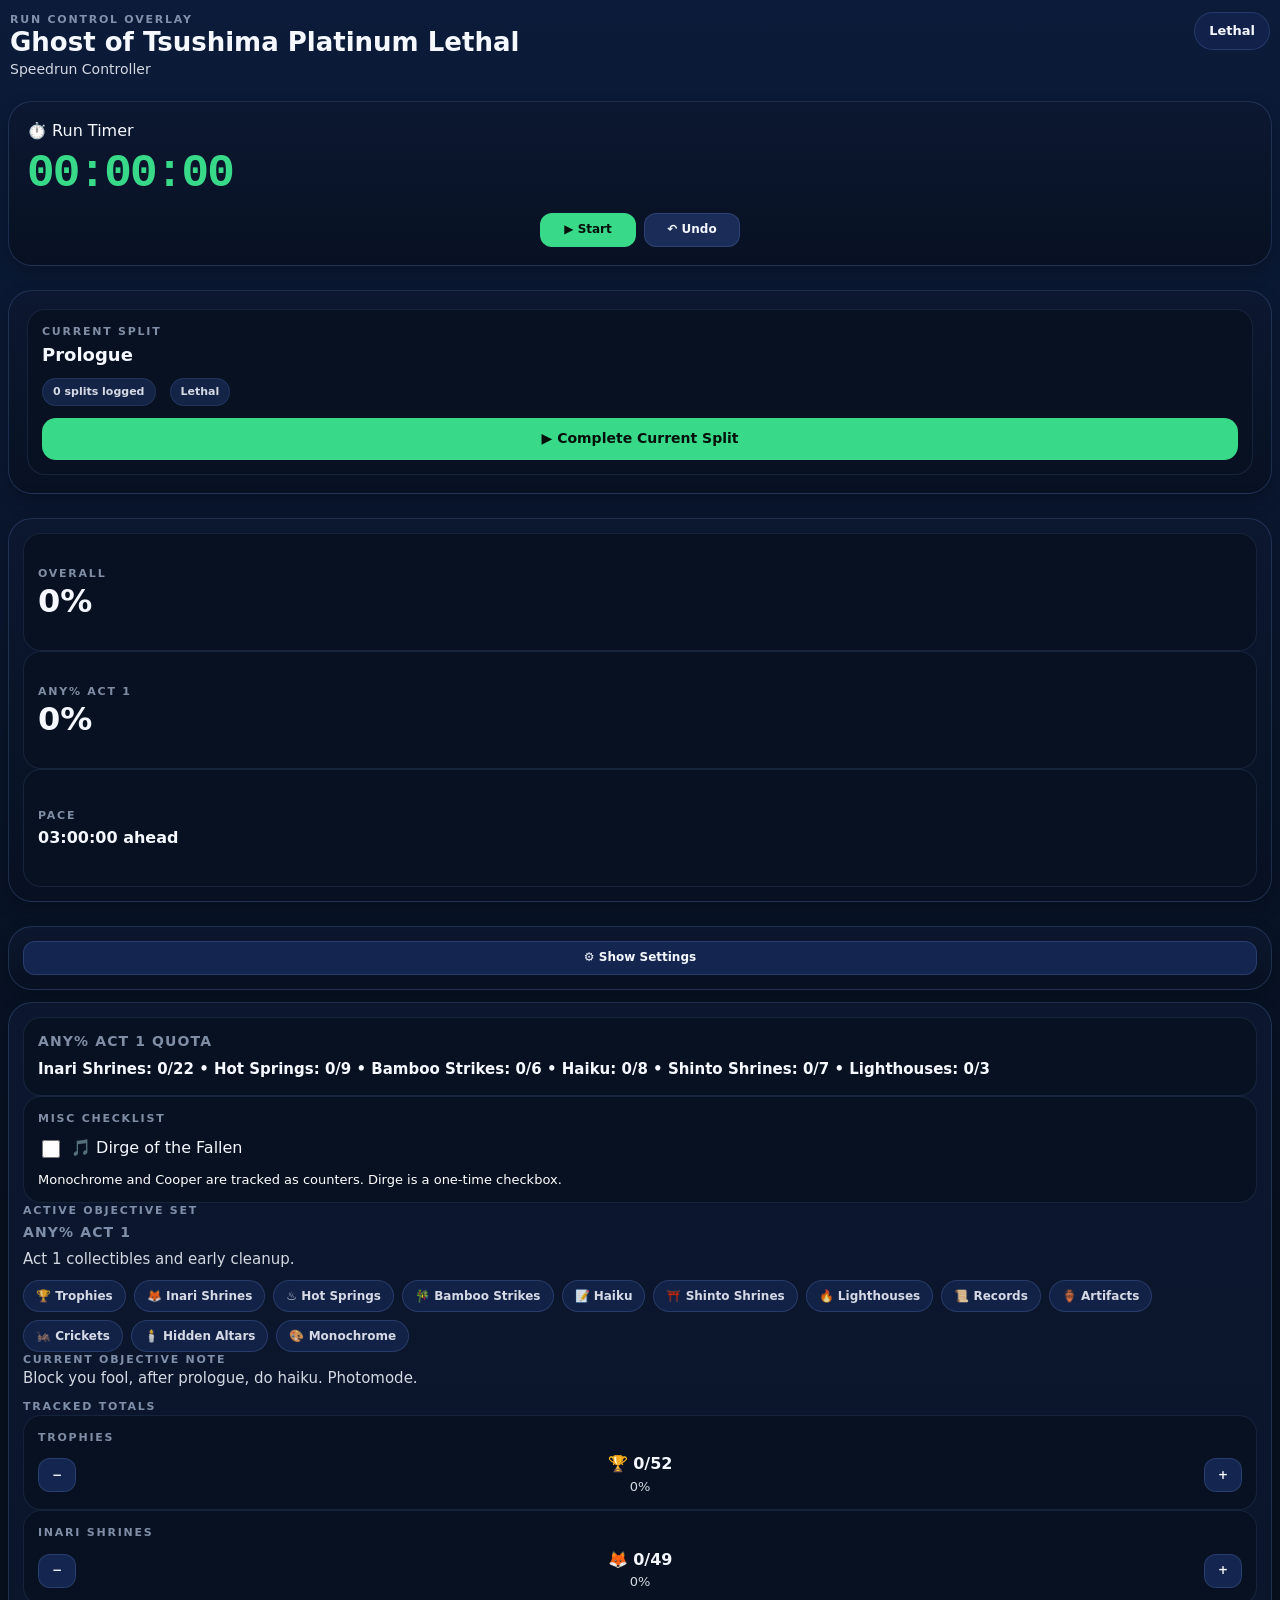
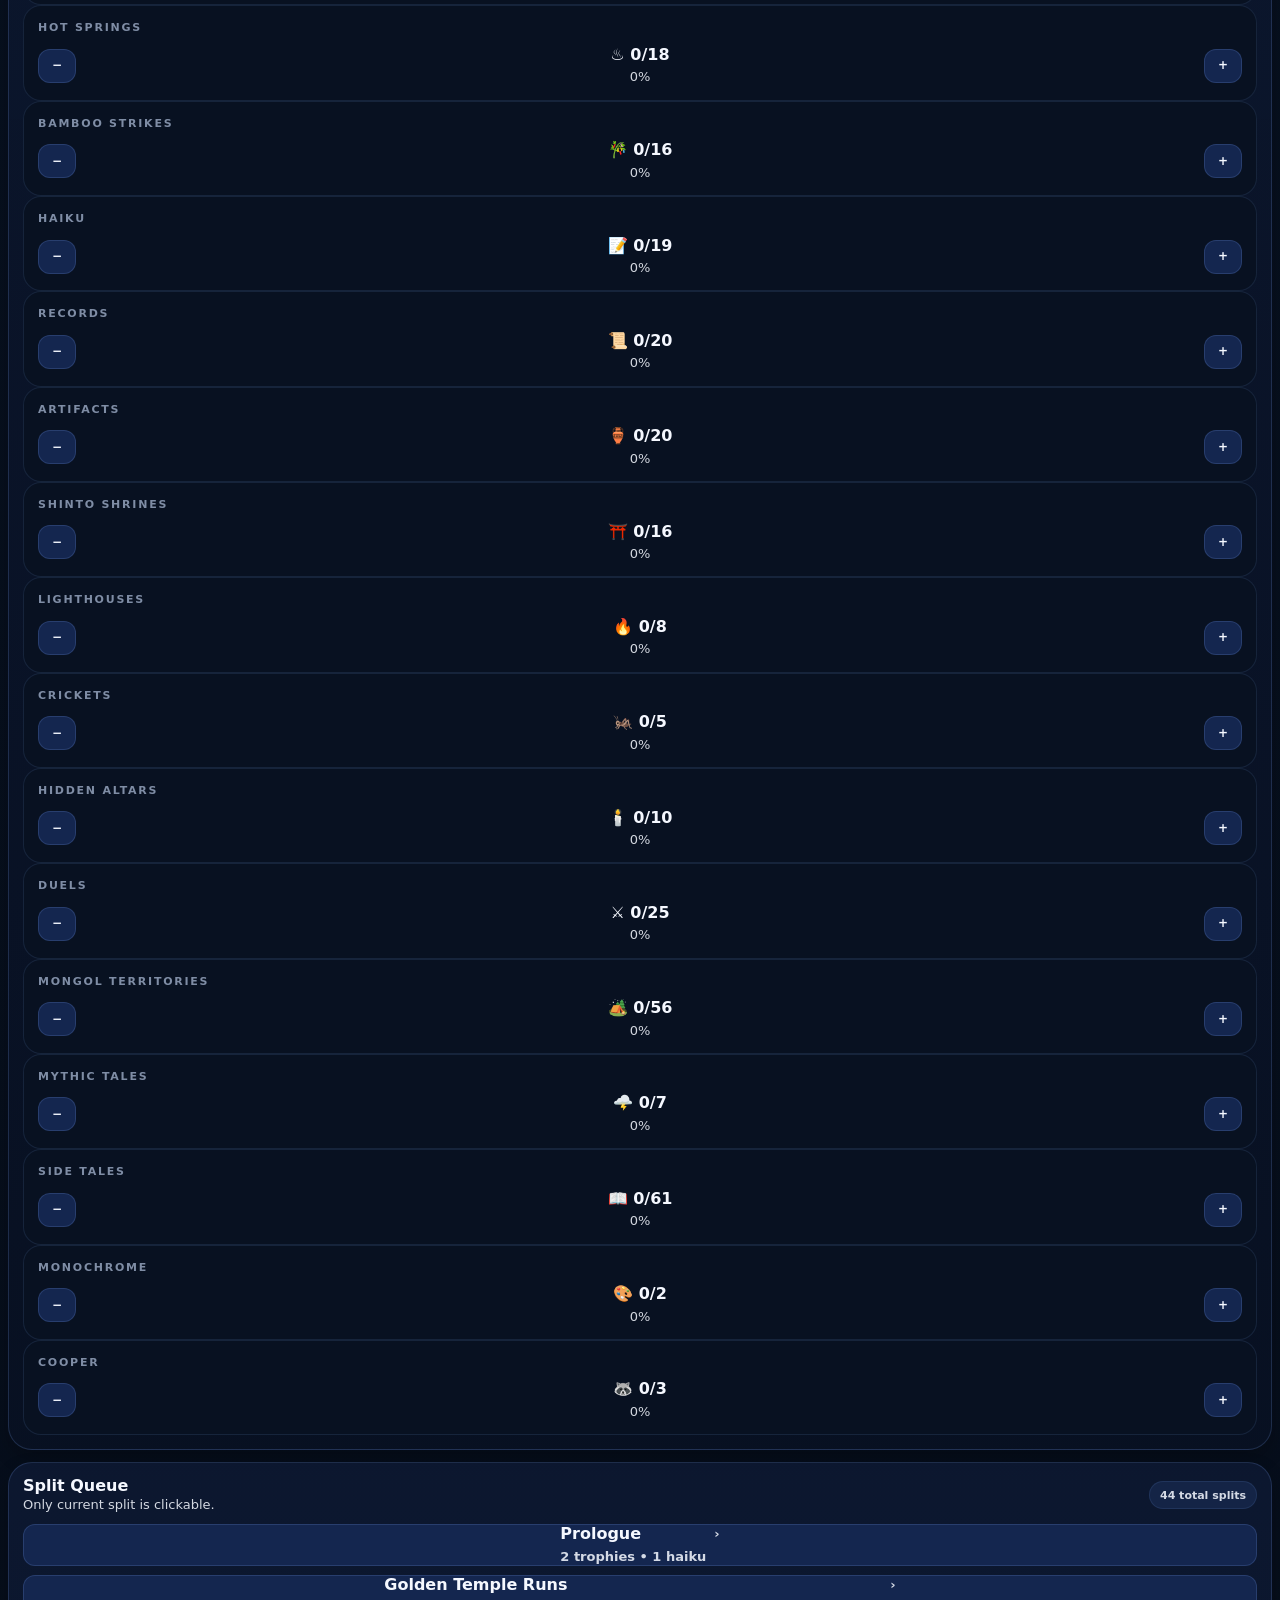
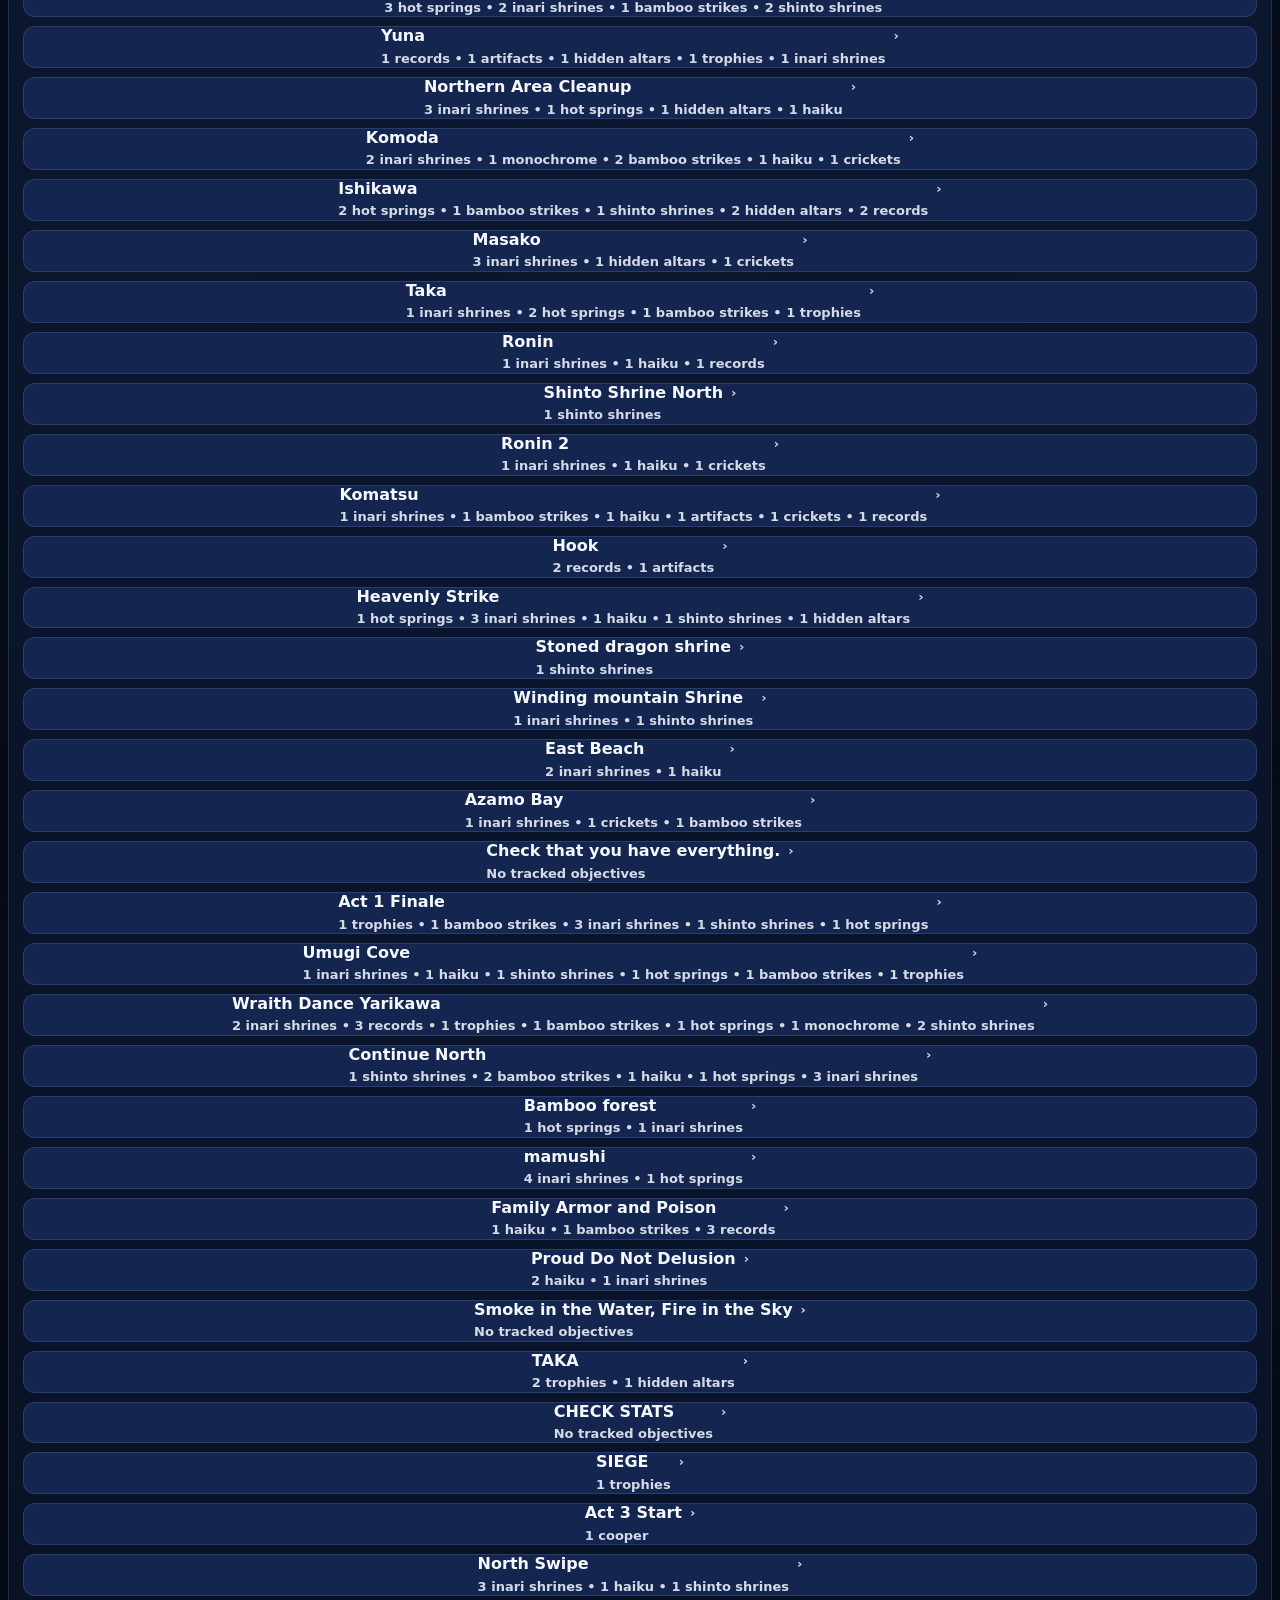
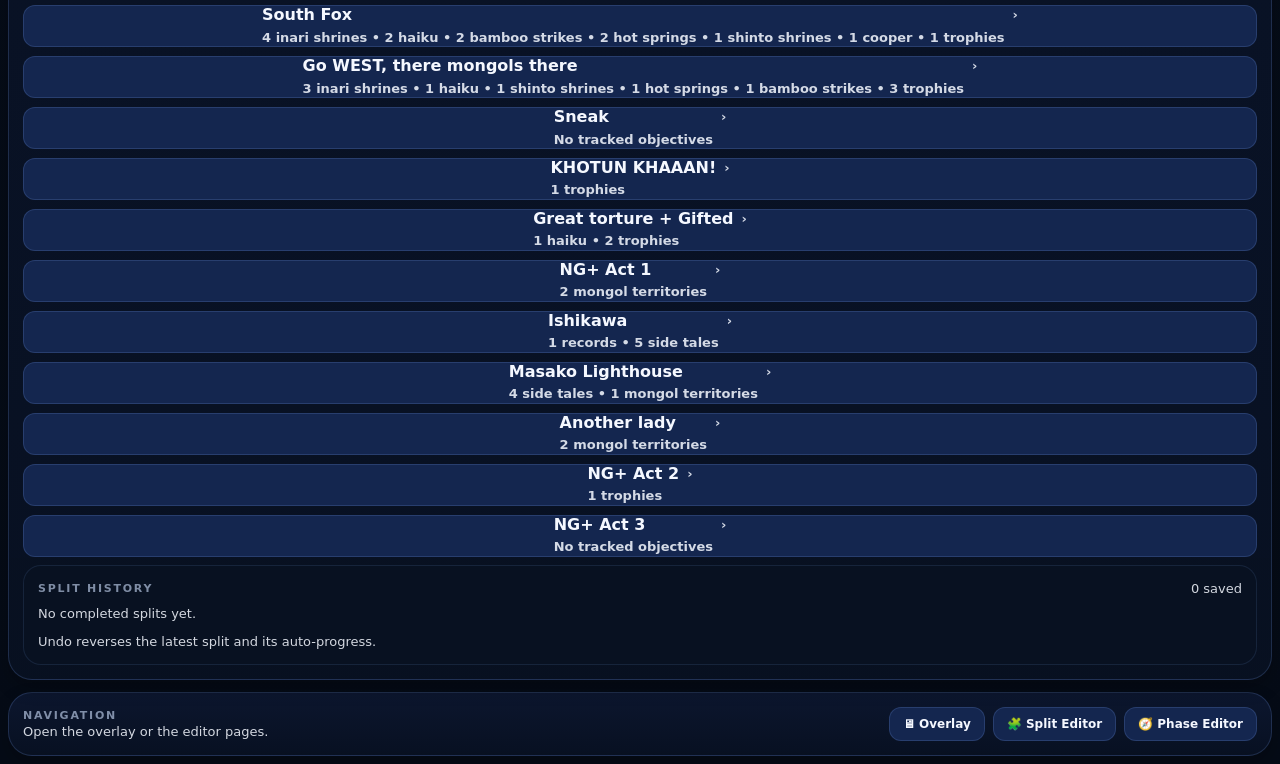
<file: index.html>
<!DOCTYPE html>
<html lang="en">
<head>
  <meta charset="UTF-8" />
  <meta name="viewport" content="width=device-width, initial-scale=1.0" />
  <title>Ghost of Tsushima Controller</title>
  <link rel="stylesheet" href="./styles/base.css" />
  <link rel="stylesheet" href="./styles/layout.css" />
  <link rel="stylesheet" href="./styles/components.css" />
  <link rel="stylesheet" href="./styles/controller.css" />
</head>
<body>
  <div class="app">
    <div class="top">
      <div>
        <div class="eyebrow">Run Control Overlay</div>
        <div id="runTitle" class="title">Ghost of Tsushima Platinum Lethal</div>
        <div class="subtitle">Speedrun Controller</div>
      </div>

      <div id="difficultyBadge" class="badge lethal">Lethal</div>
    </div>

    <div class="layout">
      <div class="stack">
        <div class="panel" id="timerCard">
          <div class="timerBox">
            <div class="timerLabel">⏱️ Run Timer</div>
            <div id="timer" class="timer">00:00:00</div>

            <div class="row" style="justify-content:center;margin-top:12px;gap:8px;">
              <button id="startPauseBtn" class="btn primary">▶ Start</button>
              <button id="undoBtn" class="btn">↶ Undo</button>
            </div>
          </div>
        </div>

        <div class="panel" id="currentSplitCard">
          <div class="card">
            <div class="eyebrow">Current Split</div>
            <div id="currentSplitLabel" class="mid" style="margin-top:6px">No split</div>

            <div class="row" style="margin-top:8px;gap:8px;">
              <div id="historyCount" class="pill">0 splits logged</div>
              <div id="modePill" class="pill">Lethal</div>
            </div>

            <button id="advanceCurrentBtn" class="btn primary full" style="margin-top:12px">
              ▶ Complete Current Split
            </button>
          </div>
        </div>

        <div class="panel">
          <div class="compact">
            <div class="card statCard" id="overallCard">
              <div class="eyebrow">Overall</div>
              <div id="overallPercent" class="big">0%</div>
              <div class="bar">
                <span id="overallBar" style="width:0%"></span>
              </div>
            </div>

            <div class="card statCard" id="phaseProgressCard">
              <div class="eyebrow" id="actQuotaLabel">Act 1</div>
              <div id="act1SummaryValue" class="big">0%</div>
              <div class="bar">
                <span id="act1SummaryBar" style="width:0%;background:var(--blue)"></span>
              </div>
            </div>

            <div class="card statCard" id="paceCard">
              <div class="eyebrow">Pace</div>
              <div id="pacePill" class="mid" style="margin-top:6px">On fresh air</div>
            </div>
          </div>
        </div>

        <div class="panel">
          <button id="settingsToggle" class="btn full">⚙ Show Settings</button>

          <div id="settingsPanel" class="settings" hidden>
            <div class="eyebrow" style="margin-bottom:10px">Run Data</div>

            <div class="row" style="flex-wrap:wrap;gap:8px;">
              <button id="exportTimesBtn" class="btn">⬇ Times</button>

              <label class="btn">
                ⬆ Times
                <input id="importTimesInput" type="file" accept="application/json" hidden />
              </label>

              <label class="btn">
                ⬆ Splits
                <input id="importSplitsInput" type="file" accept="application/json" hidden />
              </label>

              <button id="resetBtn" class="btn danger">↺ Reset</button>
            </div>

            <div class="card" style="margin-top:14px;">
              <div class="eyebrow">Practice Timer Start</div>
              <div class="subtitle" style="margin-top:6px;">
                Set a custom elapsed time for practice or testing. Format: HH:MM:SS
              </div>

              <div class="row" style="margin-top:12px;gap:8px;flex-wrap:wrap;">
                <input
                  id="practiceStartTimeInput"
                  type="text"
                  inputmode="numeric"
                  placeholder="07:00:00"
                  value="00:00:00"
                  style="max-width:180px;"
                />
                <button id="setStartTimeBtn" class="btn">Set Time</button>
                <button id="resetStartTimeBtn" class="btn">Reset to 00:00:00</button>
              </div>
            </div>

            <div class="debugDock" style="margin-top:14px;">
              <div class="eyebrow" style="margin-bottom:10px">Debug</div>

              <div class="row" style="flex-wrap:wrap;gap:8px;">
                <button id="debugToggle" class="btn">🐞 Show Debug</button>
                <button id="debugClear" class="btn">Clear Logs</button>
                <button id="debugCopy" class="btn">Copy Snapshot</button>
              </div>

              <div id="debugPanel" class="debugPanel" hidden>
                <div class="debugSection">
                  <div class="eyebrow">Status</div>
                  <div id="debugStatus"></div>
                </div>

                <div class="debugSection">
                  <div class="eyebrow">Logs</div>
                  <div id="debugBody" class="debugBody"></div>
                </div>
              </div>
            </div>
          </div>
        </div>
      </div>

      <div class="stack">
        <div class="goalsQueue">
          <div class="panel">
            <div class="mainTop">
              <div class="card">
                <div class="eyebrow" id="act1QuotaTitle">Act 1 Quota</div>
                <div id="act1QuotaText" class="mid quotaInline" style="margin-top:8px">
                  No quota targets for this phase
                </div>
              </div>

              <div class="card">
                <div class="eyebrow">Misc Checklist</div>

                <label class="row" style="margin-top:10px;justify-content:flex-start;gap:8px;cursor:pointer;">
                  <input id="dirgeCheckbox" type="checkbox" />
                  <span>🎵 Dirge of the Fallen</span>
                </label>

                <div class="subtitle" style="margin-top:10px;color:white;">
                  Monochrome and Cooper are tracked as counters. Dirge is a one-time checkbox.
                </div>
              </div>
            </div>

            <div class="phaseBox">
              <div class="eyebrow">Active Objective Set</div>
              <div id="activePhaseName" class="mid" style="margin-top:6px">Legacy All</div>
              <div id="activePhaseNote" class="objectiveText">No phase note.</div>
              <div id="visibleObjectives" class="visibleList"></div>
            </div>

            <div class="objectiveNote">
              <div class="eyebrow">Current Objective Note</div>
              <div id="currentObjectiveText" class="objectiveText">No note for this split yet.</div>
            </div>

            <div class="eyebrow" style="margin-top:10px">Tracked Totals</div>
            <div id="progressGrid" class="progressGrid"></div>
          </div>

          <div class="panel">
            <div class="row between" style="margin-bottom:10px;">
              <div>
                <div class="mid">Split Queue</div>
                <div class="subtitle">Only current split is clickable.</div>
              </div>

              <div id="queuePill" class="pill">0 total splits</div>
            </div>

            <div class="queueWrap">
              <div id="splitButtons" class="splitList"></div>

              <div class="card">
                <div class="row between">
                  <div class="eyebrow">Split History</div>
                  <div id="historySaved" class="subtitle">0 saved</div>
                </div>

                <div id="historyList" class="history" style="margin-top:8px"></div>

                <div class="subtitle" style="margin-top:10px;">
                  Undo reverses the latest split and its auto-progress.
                </div>
              </div>
            </div>
          </div>
        </div>
      </div>
    </div>

    <footer class="panel" style="margin-top:12px;">
      <div class="row between" style="gap:12px;flex-wrap:wrap;">
        <div>
          <div class="eyebrow">Navigation</div>
          <div class="subtitle">Open the overlay or the editor pages.</div>
        </div>

        <div class="row" style="gap:8px;flex-wrap:wrap;">
          <a href="./overlay.html" class="btn">🖥 Overlay</a>
          <a href="./splits.html" class="btn">🧩 Split Editor</a>
          <a href="./phases.html" class="btn">🧭 Phase Editor</a>
        </div>
      </div>
    </footer>
  </div>

  <script type="module" src="./controller.js"></script>
</body>
</html>
</file>
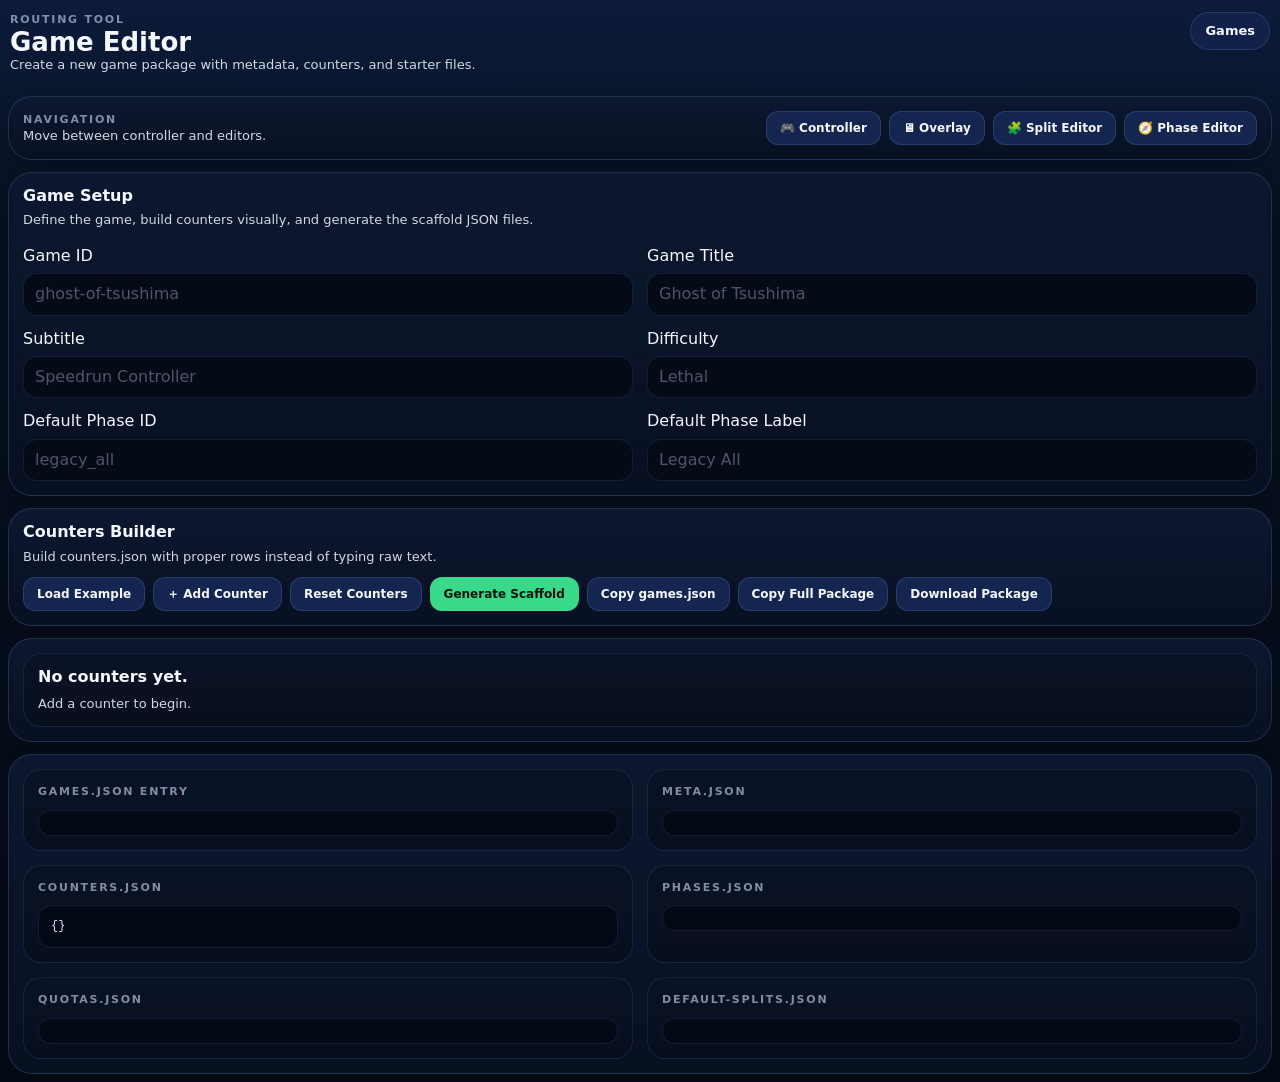
<file: game-editor.html>
<!DOCTYPE html>
<html lang="en">
<head>
  <meta charset="UTF-8" />
  <meta name="viewport" content="width=device-width, initial-scale=1.0" />
  <title>Game Editor</title>
  <link rel="stylesheet" href="./styles.css" />
</head>
<body>
  <div class="app">
    <div class="top">
      <div>
        <div class="eyebrow">Routing Tool</div>
        <div class="title">Game Editor</div>
        <div class="subtitle">Create a new game package with metadata, counters, and starter files.</div>
      </div>
      <div class="badge">Games</div>
    </div>

    <div class="panel">
      <div class="row between" style="gap:12px;flex-wrap:wrap">
        <div>
          <div class="eyebrow">Navigation</div>
          <div class="subtitle">Move between controller and editors.</div>
        </div>

        <div class="row" style="gap:8px;flex-wrap:wrap">
          <a href="./index.html" class="btn">🎮 Controller</a>
          <a href="./overlay.html" class="btn">🖥 Overlay</a>
          <a href="./splits.html" class="btn">🧩 Split Editor</a>
          <a href="./phases.html" class="btn">🧭 Phase Editor</a>
        </div>
      </div>
    </div>

    <div class="panel">
      <div class="mid">Game Setup</div>
      <div class="subtitle" style="margin-top:6px">
        Define the game, build counters visually, and generate the scaffold JSON files.
      </div>

      <div class="fields" style="margin-top:16px">
        <label class="field">
          <span>Game ID</span>
          <input id="gameIdInput" type="text" placeholder="ghost-of-tsushima" />
        </label>

        <label class="field">
          <span>Game Title</span>
          <input id="gameTitleInput" type="text" placeholder="Ghost of Tsushima" />
        </label>

        <label class="field">
          <span>Subtitle</span>
          <input id="gameSubtitleInput" type="text" placeholder="Speedrun Controller" />
        </label>

        <label class="field">
          <span>Difficulty</span>
          <input id="gameDifficultyInput" type="text" placeholder="Lethal" />
        </label>

        <label class="field">
          <span>Default Phase ID</span>
          <input id="defaultPhaseIdInput" type="text" placeholder="legacy_all" />
        </label>

        <label class="field">
          <span>Default Phase Label</span>
          <input id="defaultPhaseLabelInput" type="text" placeholder="Legacy All" />
        </label>
      </div>
    </div>

    <div class="panel">
      <div class="row between" style="gap:12px;flex-wrap:wrap">
        <div>
          <div class="mid">Counters Builder</div>
          <div class="subtitle" style="margin-top:6px">
            Build counters.json with proper rows instead of typing raw text.
          </div>
        </div>

        <div class="row" style="gap:8px;flex-wrap:wrap">
          <button id="loadExampleBtn" class="btn">Load Example</button>
          <button id="addCounterBtn" class="btn">＋ Add Counter</button>
          <button id="resetCountersBtn" class="btn">Reset Counters</button>
          <button id="generateBtn" class="btn primary">Generate Scaffold</button>
          <button id="copyGamesBtn" class="btn">Copy games.json</button>
          <button id="copyPackageBtn" class="btn">Copy Full Package</button>
          <button id="downloadPackageBtn" class="btn">Download Package</button>
        </div>
      </div>
    </div>

    <div class="panel">
      <div id="counterBuilderGrid" class="editorGrid"></div>
    </div>

    <div class="panel">
      <div class="editorGrid" style="grid-template-columns: 1fr 1fr;">
        <div class="editorCard">
          <div class="eyebrow">games.json Entry</div>
          <pre id="gamesJsonOutput" class="codeBlock" style="white-space:pre-wrap;overflow:auto;margin-top:10px;"></pre>
        </div>

        <div class="editorCard">
          <div class="eyebrow">meta.json</div>
          <pre id="metaJsonOutput" class="codeBlock" style="white-space:pre-wrap;overflow:auto;margin-top:10px;"></pre>
        </div>

        <div class="editorCard">
          <div class="eyebrow">counters.json</div>
          <pre id="countersJsonOutput" class="codeBlock" style="white-space:pre-wrap;overflow:auto;margin-top:10px;"></pre>
        </div>

        <div class="editorCard">
          <div class="eyebrow">phases.json</div>
          <pre id="phasesJsonOutput" class="codeBlock" style="white-space:pre-wrap;overflow:auto;margin-top:10px;"></pre>
        </div>

        <div class="editorCard">
          <div class="eyebrow">quotas.json</div>
          <pre id="quotasJsonOutput" class="codeBlock" style="white-space:pre-wrap;overflow:auto;margin-top:10px;"></pre>
        </div>

        <div class="editorCard">
          <div class="eyebrow">default-splits.json</div>
          <pre id="splitsJsonOutput" class="codeBlock" style="white-space:pre-wrap;overflow:auto;margin-top:10px;"></pre>
        </div>
      </div>
    </div>
  </div>

  <script type="module" src="./js/game-editor.js"></script>
</body>
</html>
</file>
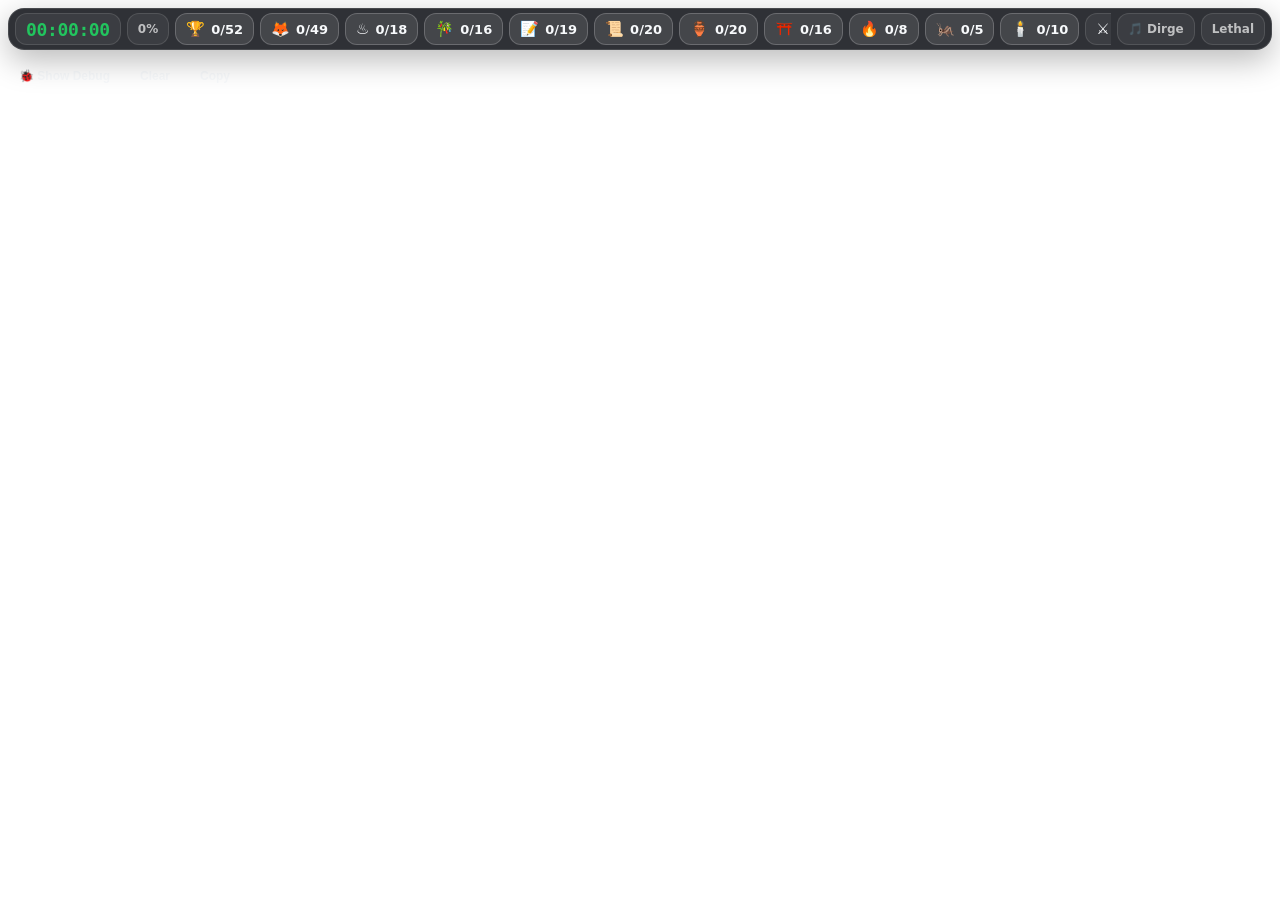
<file: overlay.html>
<!DOCTYPE html>
<html lang="en">
<head>
  <meta charset="UTF-8" />
  <meta name="viewport" content="width=device-width, initial-scale=1.0" />
  <title>Overlay</title>
  <link rel="stylesheet" href="./overlay.css" />
</head>
<body>
  <div class="overlayShell">

    <!-- MAIN BAR -->
    <div class="overlayBar">

      <!-- TIMER -->
      <div class="timerChip" id="timer">00:00:00</div>

      <!-- OVERALL % -->
      <div class="metaChip progressChip" id="progressChip">0%</div>

      <!-- CURRENT SPLIT (NEW - BIG STREAM VALUE) -->
      

      <!-- COUNTERS -->
      <div class="chipsWrap" id="items">
        <div class="empty">Waiting for controller…</div>
      </div>

      <!-- OPTIONAL FLAGS -->
      <div class="metaChip" id="dirgeChip" hidden>🎵 Dirge</div>
      <div class="metaChip" id="difficultyChip">Lethal</div>

    </div>

    <!-- DEBUG (hidden unless toggled) -->
    <div class="debugDock">
      <div class="debugRow">
        <button id="debugToggle" class="debugBtn">🐞 Debug</button>
        <button id="debugClear" class="debugBtn">Clear</button>
        <button id="debugCopy" class="debugBtn">Copy</button>
      </div>

      <div id="debugPanel" class="debugPanel">
        <div class="debugSection">
          <div class="eyebrow">Status</div>
          <div id="debugStatus"></div>
        </div>

        <div class="debugSection">
          <div class="eyebrow">Logs</div>
          <div id="debugBody" class="debugBody"></div>
        </div>
      </div>
    </div>

  </div>

  <script type="module">
    import { createDebugger } from "./js/debug.js";

    const STORAGE_KEY = "tsushima-router-state";
    const debug = createDebugger({ name: "overlay" });

    let cache = null;

    function formatMs(ms) {
      const total = Math.floor((ms || 0) / 1000);
      const h = String(Math.floor(total / 3600)).padStart(2, "0");
      const m = String(Math.floor((total % 3600) / 60)).padStart(2, "0");
      const s = String(total % 60).padStart(2, "0");
      return `${h}:${m}:${s}`;
    }

    function loadState() {
      try {
        return JSON.parse(localStorage.getItem(STORAGE_KEY) || "{}");
      } catch {
        return {};
      }
    }

    async function fetchJson(path) {
      const res = await fetch(path, { cache: "no-store" });
      return res.json();
    }

    async function loadGameData(gameId = "ghost-of-tsushima") {
      const registry = await fetchJson("./data/games.json");
      const game = registry.games.find(g => g.id === gameId);

      const base = game.path;

      const [meta, counters, phases] = await Promise.all([
        fetchJson(`${base}/meta.json`),
        fetchJson(`${base}/counters.json`),
        fetchJson(`${base}/phases.json`)
      ]);

      return { meta, counters, phases };
    }

    function computePercent(defs, counters) {
      let total = 0;
      let done = 0;

      Object.keys(defs).forEach(key => {
        const max = Number(defs[key].max || 0);
        const val = Number(counters[key]?.value || 0);

        total += max;
        done += Math.min(val, max);
      });

      return total > 0 ? Math.floor((done / total) * 100) : 0;
    }

    function chip(icon, text, active = false) {
      return `
        <div class="counterChip ${active ? "activePhaseChip" : ""}">
          <span class="chipIcon">${icon || "•"}</span>
          <span class="chipText">${text}</span>
        </div>
      `;
    }

    async function render() {
      const state = loadState();
      const gameId = state.gameId || "ghost-of-tsushima";

      if (!cache) {
        cache = await loadGameData(gameId);
      }

      const { counters: defs, phases, meta } = cache;

      const counters = state.counters || {};
      const phase = phases[state.phase] || {};

      const visible = phase.visible || phase.visibleCounters || [];

      // TIMER
      const elapsed = state?.timer?.elapsed || 0;
      const running = !!state?.timer?.running;

      const timerEl = document.getElementById("timer");
      timerEl.textContent = formatMs(elapsed);
      timerEl.classList.toggle("running", running);

      // % PROGRESS
      const percent = computePercent(defs, counters);
      document.getElementById("progressChip").textContent = `${percent}%`;

      // CURRENT SPLIT

      // DIFFICULTY
      document.getElementById("difficultyChip").textContent =
        meta?.difficulty || "Lethal";

      // DIRGE
      document.getElementById("dirgeChip").hidden = !state?.misc?.dirgeDone;

      // COUNTERS (HIDE COMPLETED)
      const fragments = [];

      Object.keys(defs).forEach(key => {
        const def = defs[key];
        const val = Number(counters[key]?.value || 0);
        const max = Number(def.max || 0);

        if (max > 0 && val >= max) return;

        fragments.push(
          chip(def.icon, `${val}/${max}`, visible.includes(key))
        );
      });

      document.getElementById("items").innerHTML =
        fragments.length ? fragments.join("") : `<div class="empty">All done 🎉</div>`;

      // DEBUG
      debug.setStatus("phase", state.phase);
      debug.setStatus("split", currentSplit?.label);
      debug.setStatus("percent", percent);
    }

    // storage sync
    window.addEventListener("storage", (e) => {
      if (e.key === STORAGE_KEY) render();
    });

    // interval (for timer refresh)
    setInterval(render, 500);

    render();

    // debug controls
    const panel = document.getElementById("debugPanel");

    document.getElementById("debugToggle").onclick = () => {
      panel.classList.toggle("open");
    };

    document.getElementById("debugClear").onclick = () => {
      debug.clear();
    };

    document.getElementById("debugCopy").onclick = async () => {
      await navigator.clipboard.writeText(
        JSON.stringify(loadState(), null, 2)
      );
    };
  </script>
</body>
</html>
</file>
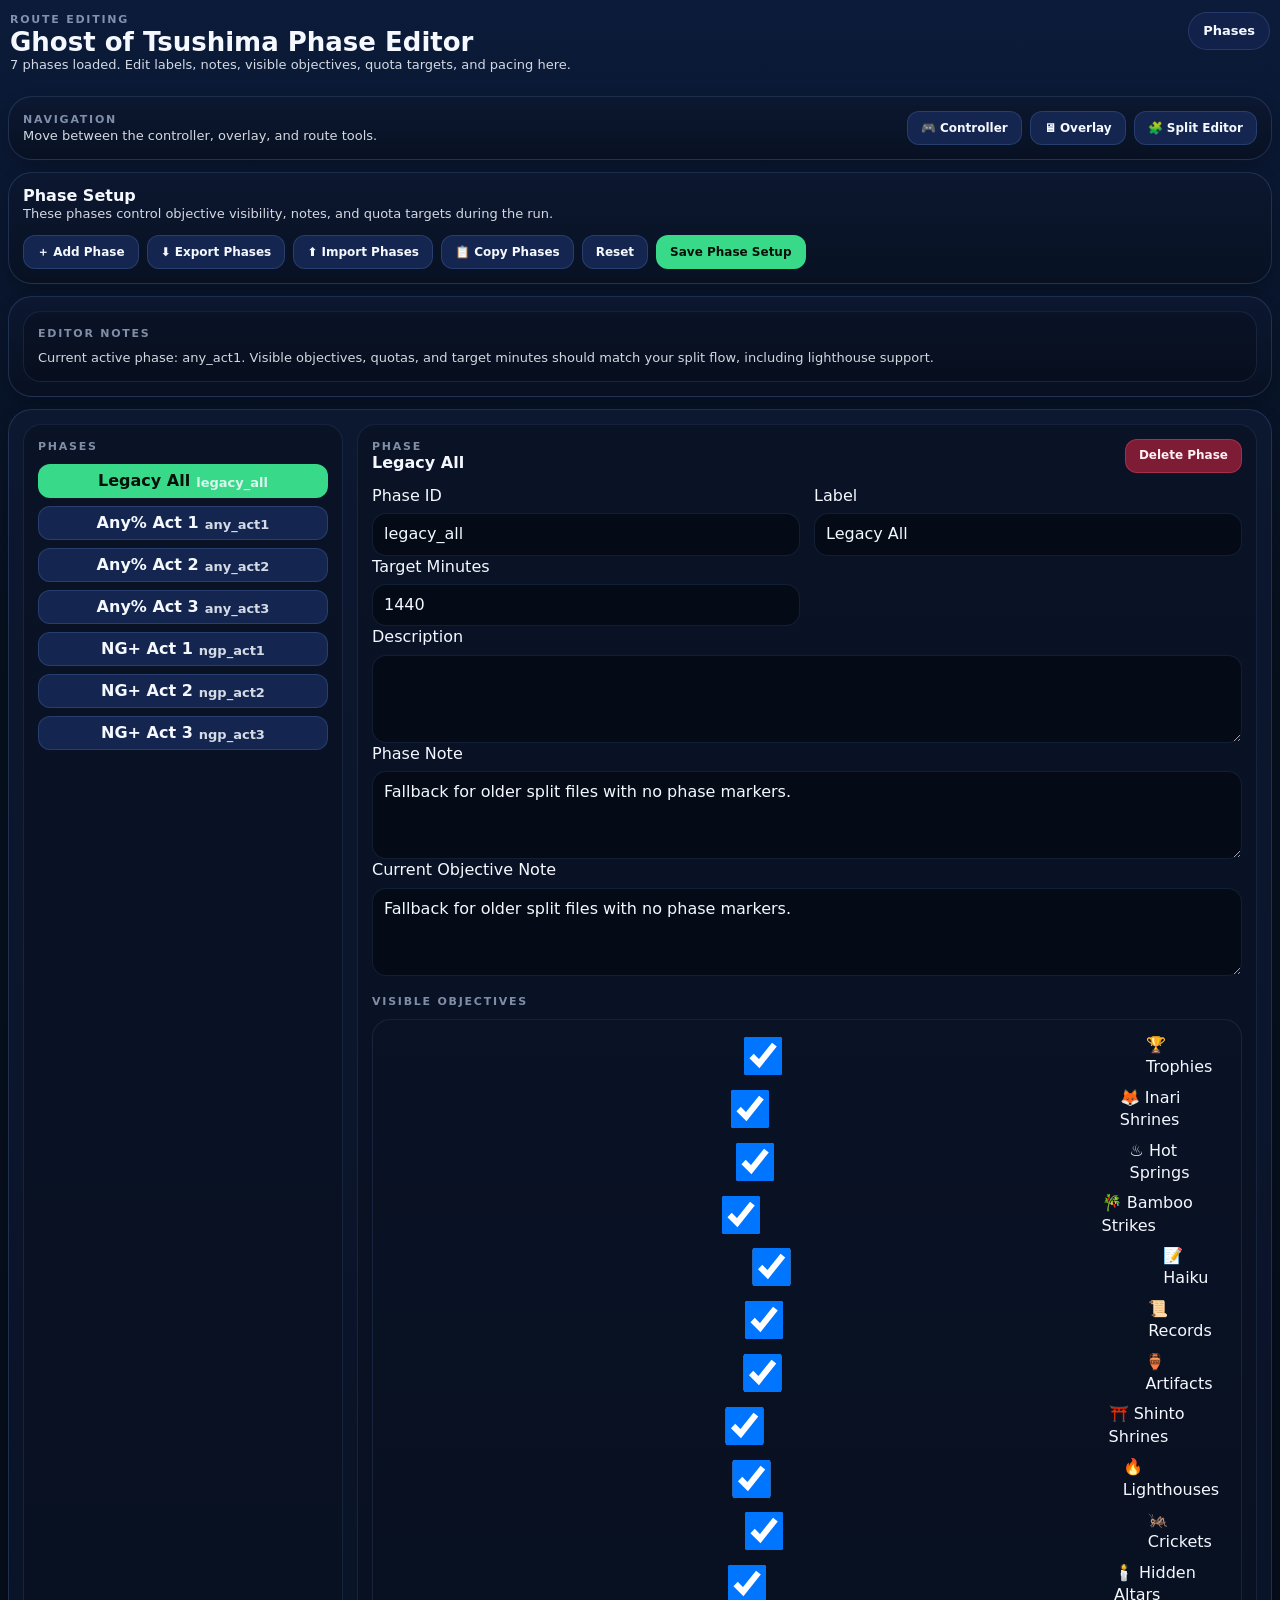
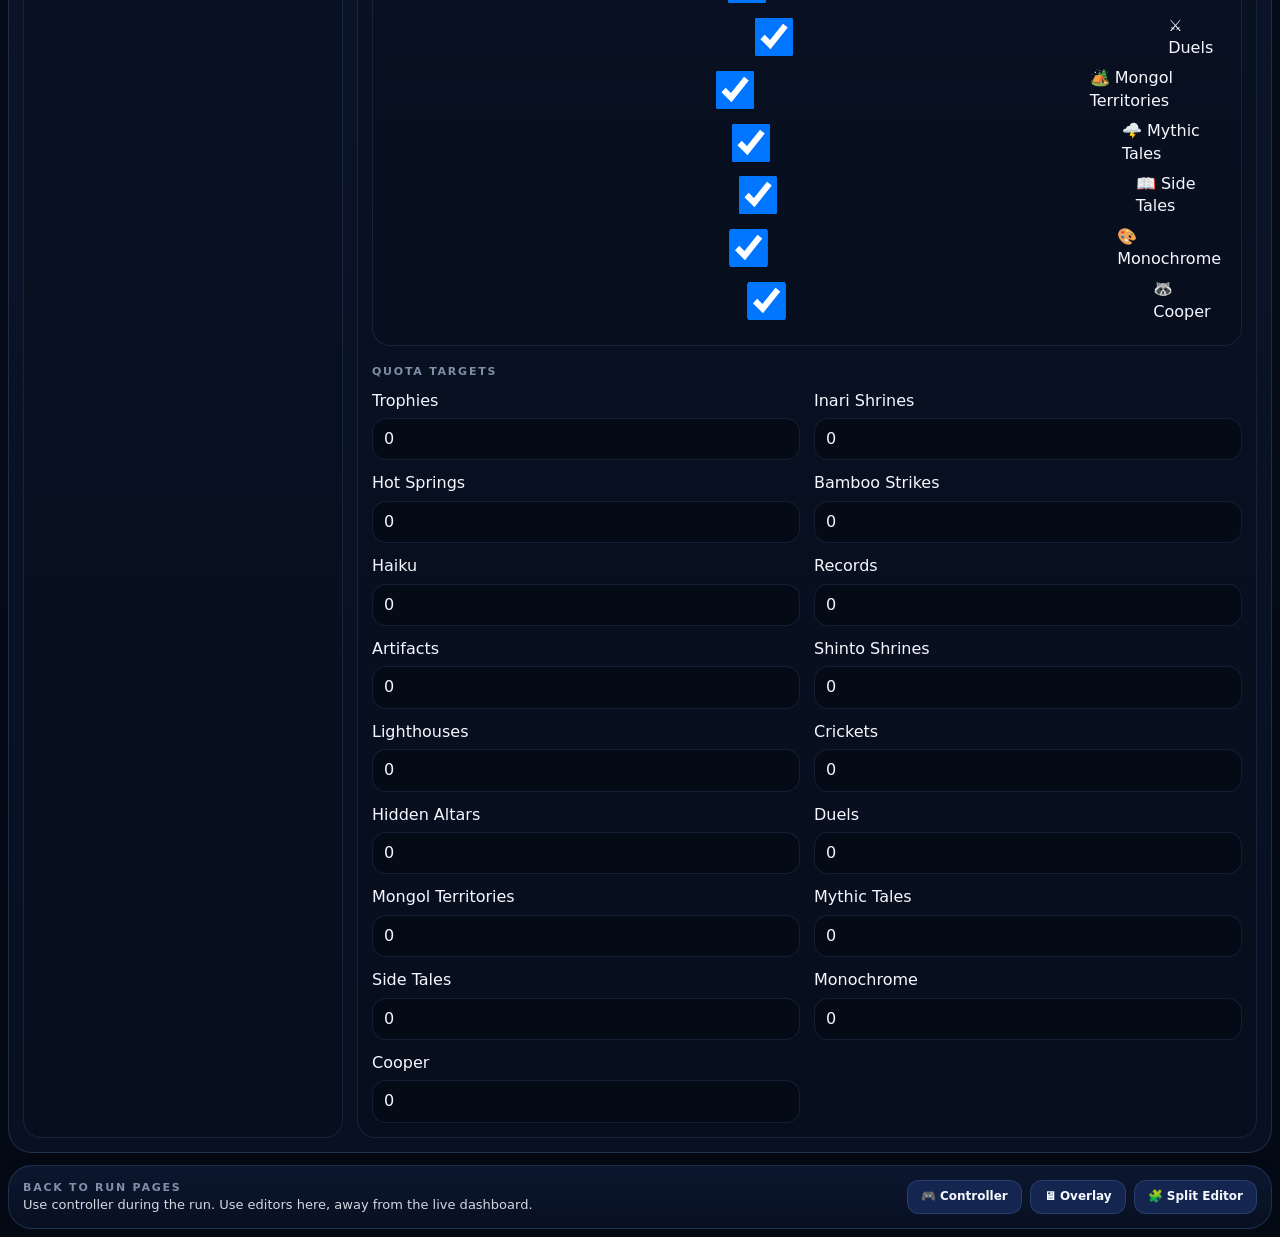
<file: phases.html>
<!DOCTYPE html>
<html lang="en">
<head>
  <meta charset="UTF-8" />
  <meta name="viewport" content="width=device-width, initial-scale=1.0" />
  <title>Ghost of Tsushima Phase Editor</title>
 <link rel="stylesheet" href="./styles/base.css" />
  <link rel="stylesheet" href="./styles/layout.css" />
  <link rel="stylesheet" href="./styles/components.css" />
  
</head>
<body>
  <div class="app">
    <div class="top">
      <div>
        <div class="eyebrow">Route Editing</div>
        <div class="title">Ghost of Tsushima Phase Editor</div>
        <div class="subtitle">Edit phase labels, notes, visible objectives, and quota targets.</div>
      </div>
      <div class="badge">Phases</div>
    </div>

    <div class="panel">
      <div class="row between" style="gap:12px;flex-wrap:wrap">
        <div>
          <div class="eyebrow">Navigation</div>
          <div class="subtitle">Move between the controller, overlay, and route tools.</div>
        </div>

        <div class="row" style="gap:8px;flex-wrap:wrap">
          <a href="./index.html" class="btn">🎮 Controller</a>
          <a href="./overlay.html" class="btn">🖥 Overlay</a>
          <a href="./splits.html" class="btn">🧩 Split Editor</a>
        </div>
      </div>
    </div>

    <div class="panel">
      <div class="row between" style="gap:12px;flex-wrap:wrap">
        <div>
          <div class="mid">Phase Setup</div>
          <div class="subtitle">These phases control objective visibility, notes, and quota targets during the run.</div>
        </div>

        <div class="row" style="gap:8px;flex-wrap:wrap">
          <button id="addActsEditorBtn" class="btn">＋ Add Phase</button>
          <button id="exportActsEditorBtn" class="btn">⬇ Export Phases</button>
          <label class="btn">
            ⬆ Import Phases
            <input id="importActsEditorInput" type="file" accept="application/json" hidden />
          </label>
          <button id="copyActsEditorBtn" class="btn">📋 Copy Phases</button>
          <button id="resetActsEditorBtn" class="btn">Reset</button>
          <button id="saveActsEditorBtn" class="btn primary">Save Phase Setup</button>
        </div>
      </div>
    </div>

    <div class="panel">
      <div class="card">
        <div class="eyebrow">Editor Notes</div>
        <div id="editorNotesText" class="subtitle" style="margin-top:8px">
          Use this page to define what the controller shows during each section of the run.
          Visible objectives and quotas should match your split flow, including lighthouse support.
        </div>
      </div>
    </div>

    <div class="panel">
      <div class="editorGrid" style="grid-template-columns: 320px 1fr;">
        <div class="editorCard">
          <div class="eyebrow" style="margin-bottom:10px">Phases</div>
          <div id="actsEditorPhaseList" class="splitList"></div>
        </div>

        <div id="actsEditorForm"></div>
      </div>
    </div>

    <footer class="panel" style="margin-top:12px">
      <div class="row between" style="gap:12px;flex-wrap:wrap">
        <div>
          <div class="eyebrow">Back to Run Pages</div>
          <div class="subtitle">Use controller during the run. Use editors here, away from the live dashboard.</div>
        </div>

        <div class="row" style="gap:8px;flex-wrap:wrap">
          <a href="./index.html" class="btn">🎮 Controller</a>
          <a href="./overlay.html" class="btn">🖥 Overlay</a>
          <a href="./splits.html" class="btn">🧩 Split Editor</a>
        </div>
      </div>
    </footer>
  </div>

  <script type="module">
    import { loadGameData } from "./js/data-loader.js";
    import { getState, updateState, subscribe } from "./js/storage.js";
    import { createActsEditor } from "./js/acts-editor.js";
    import { clamp, normalizeSplits, getActivePhaseId } from "./js/split-logic.js";

    const GAME_ID = "ghost-of-tsushima";

    let gameData = null;
    let actsEditorApi = null;

    function clone(value) {
      return JSON.parse(JSON.stringify(value));
    }

    function normalizeCounterState(counterDefs, rawCounters = {}, rawTotals = {}) {
      const counters = {};
      const totals = {};

      Object.entries(counterDefs || {}).forEach(([key, def]) => {
        const rawValue =
          typeof rawCounters[key] === "object"
            ? Number(rawCounters[key]?.value || 0)
            : Number(rawCounters[key] || 0);

        const rawManualDelta =
          typeof rawCounters[key] === "object"
            ? Number(rawCounters[key]?.manualDelta || 0)
            : 0;

        const max = Number(rawTotals[key] || def.max || 0);

        counters[key] = {
          value: Number.isFinite(rawValue) ? clamp(rawValue, 0, max) : 0,
          manualDelta: Number.isFinite(rawManualDelta) ? rawManualDelta : 0
        };

        totals[key] = max;
      });

      return { counters, totals };
    }

    function buildInitialState(raw = {}) {
      const normalized = normalizeCounterState(
        gameData?.counters || {},
        raw.counters || {},
        raw.totals || {}
      );

      const splitItems = normalizeSplits(raw.splits, gameData?.defaultSplits || []);
      const currentIndex = clamp(Number(raw.splits?.currentIndex || 0), 0, splitItems.length);

      const phase =
        raw.phase ||
        getActivePhaseId(splitItems, currentIndex, gameData?.phases || {}) ||
        "legacy_all";

      return {
        timer: {
          startTime: raw.timer?.startTime ?? null,
          elapsed: Math.max(0, Number(raw.timer?.elapsed || 0)),
          running: !!raw.timer?.running
        },

        counters: normalized.counters,
        totals: normalized.totals,

        splits: {
          currentIndex,
          completed: Array.isArray(raw.splits?.completed) ? raw.splits.completed : [],
          items: splitItems
        },

        phase,

        settings: {
          ...(raw.settings || {})
        },

        misc: {
          dirgeDone: !!raw.misc?.dirgeDone
        },

        ui: {
          settingsOpen: !!raw.ui?.settingsOpen
        },

        gameId: GAME_ID
      };
    }

    function getCurrentState() {
      return buildInitialState(getState());
    }

    function renderHeader() {
      const title = document.querySelector(".title");
      if (title) {
        title.textContent = "Ghost of Tsushima Phase Editor";
      }
    }

    function renderSummary(state) {
      const subtitles = document.querySelectorAll(".subtitle");
      const phaseCount = Object.keys(gameData?.phases || {}).length;
      const activePhase = state.phase || "legacy_all";

      if (subtitles[0]) {
        subtitles[0].textContent = `${phaseCount} phases loaded. Edit labels, notes, visible objectives, quota targets, and pacing here.`;
      }

      const notesText = document.getElementById("editorNotesText");
      if (notesText) {
        notesText.textContent =
          `Current active phase: ${activePhase}. Visible objectives, quotas, and target minutes should match your split flow, including lighthouse support.`;
      }
    }

    function syncPhaseToCurrentSplits(nextState) {
      nextState.phase =
        getActivePhaseId(
          nextState.splits?.items || [],
          Number(nextState.splits?.currentIndex || 0),
          gameData?.phases || {}
        ) || "legacy_all";

      return nextState;
    }

    function bindStandaloneButtons() {
      const addBtn = document.getElementById("addActsEditorBtn");
      const resetBtn = document.getElementById("resetActsEditorBtn");
      const saveBtn = document.getElementById("saveActsEditorBtn");
      const exportBtn = document.getElementById("exportActsEditorBtn");
      const copyBtn = document.getElementById("copyActsEditorBtn");

      addBtn?.addEventListener("click", () => actsEditorApi?.addPhase?.());
      resetBtn?.addEventListener("click", () => actsEditorApi?.reset?.());
      saveBtn?.addEventListener("click", () => actsEditorApi?.save?.());
      exportBtn?.addEventListener("click", () => actsEditorApi?.exportJson?.());
      copyBtn?.addEventListener("click", () => actsEditorApi?.copyJson?.());
    }

    function setupActsEditor() {
      actsEditorApi = createActsEditor({
        overlayEl: null,
        phaseListEl: document.getElementById("actsEditorPhaseList"),
        formEl: document.getElementById("actsEditorForm"),
        addBtn: document.getElementById("addActsEditorBtn"),
        closeBtn: null,
        saveBtn: document.getElementById("saveActsEditorBtn"),
        resetBtn: document.getElementById("resetActsEditorBtn"),
        exportBtn: document.getElementById("exportActsEditorBtn"),
        importInput: document.getElementById("importActsEditorInput"),
        copyBtn: document.getElementById("copyActsEditorBtn"),

        getPhases: () => clone(gameData?.phases || {}),
        getQuotas: () => clone(gameData?.quotas || {}),
        getCounterDefs: () => gameData?.counters || {},

        setPhases: (phases) => {
          gameData.phases = clone(phases || {});

          updateState((raw) => {
            const state = buildInitialState(raw);
            return syncPhaseToCurrentSplits(state);
          });
        },

        setQuotas: (quotas) => {
          gameData.quotas = clone(quotas || {});
        },

        onAfterSave: () => {
          const state = getCurrentState();
          renderSummary(state);
        }
      });

      if (typeof actsEditorApi?.open === "function") {
        actsEditorApi.open();
      }
    }

    function setupSubscriptions() {
      subscribe((raw) => {
        const state = buildInitialState(raw);
        renderSummary(state);
      });
    }

    async function boot() {
      gameData = await loadGameData(GAME_ID);

      updateState((raw) => {
        const state = buildInitialState(raw);
        return syncPhaseToCurrentSplits(state);
      });

      renderHeader();
      setupActsEditor();
      bindStandaloneButtons();
      setupSubscriptions();

      const state = getCurrentState();
      renderSummary(state);
    }

    boot().catch((error) => {
      console.error("Phase editor page failed:", error);

      const notesText = document.getElementById("editorNotesText");
      if (notesText) {
        notesText.textContent = `Phase editor failed to boot: ${error?.message || "Unknown error"}`;
      }
    });
  </script>
</body>
</html>
</file>
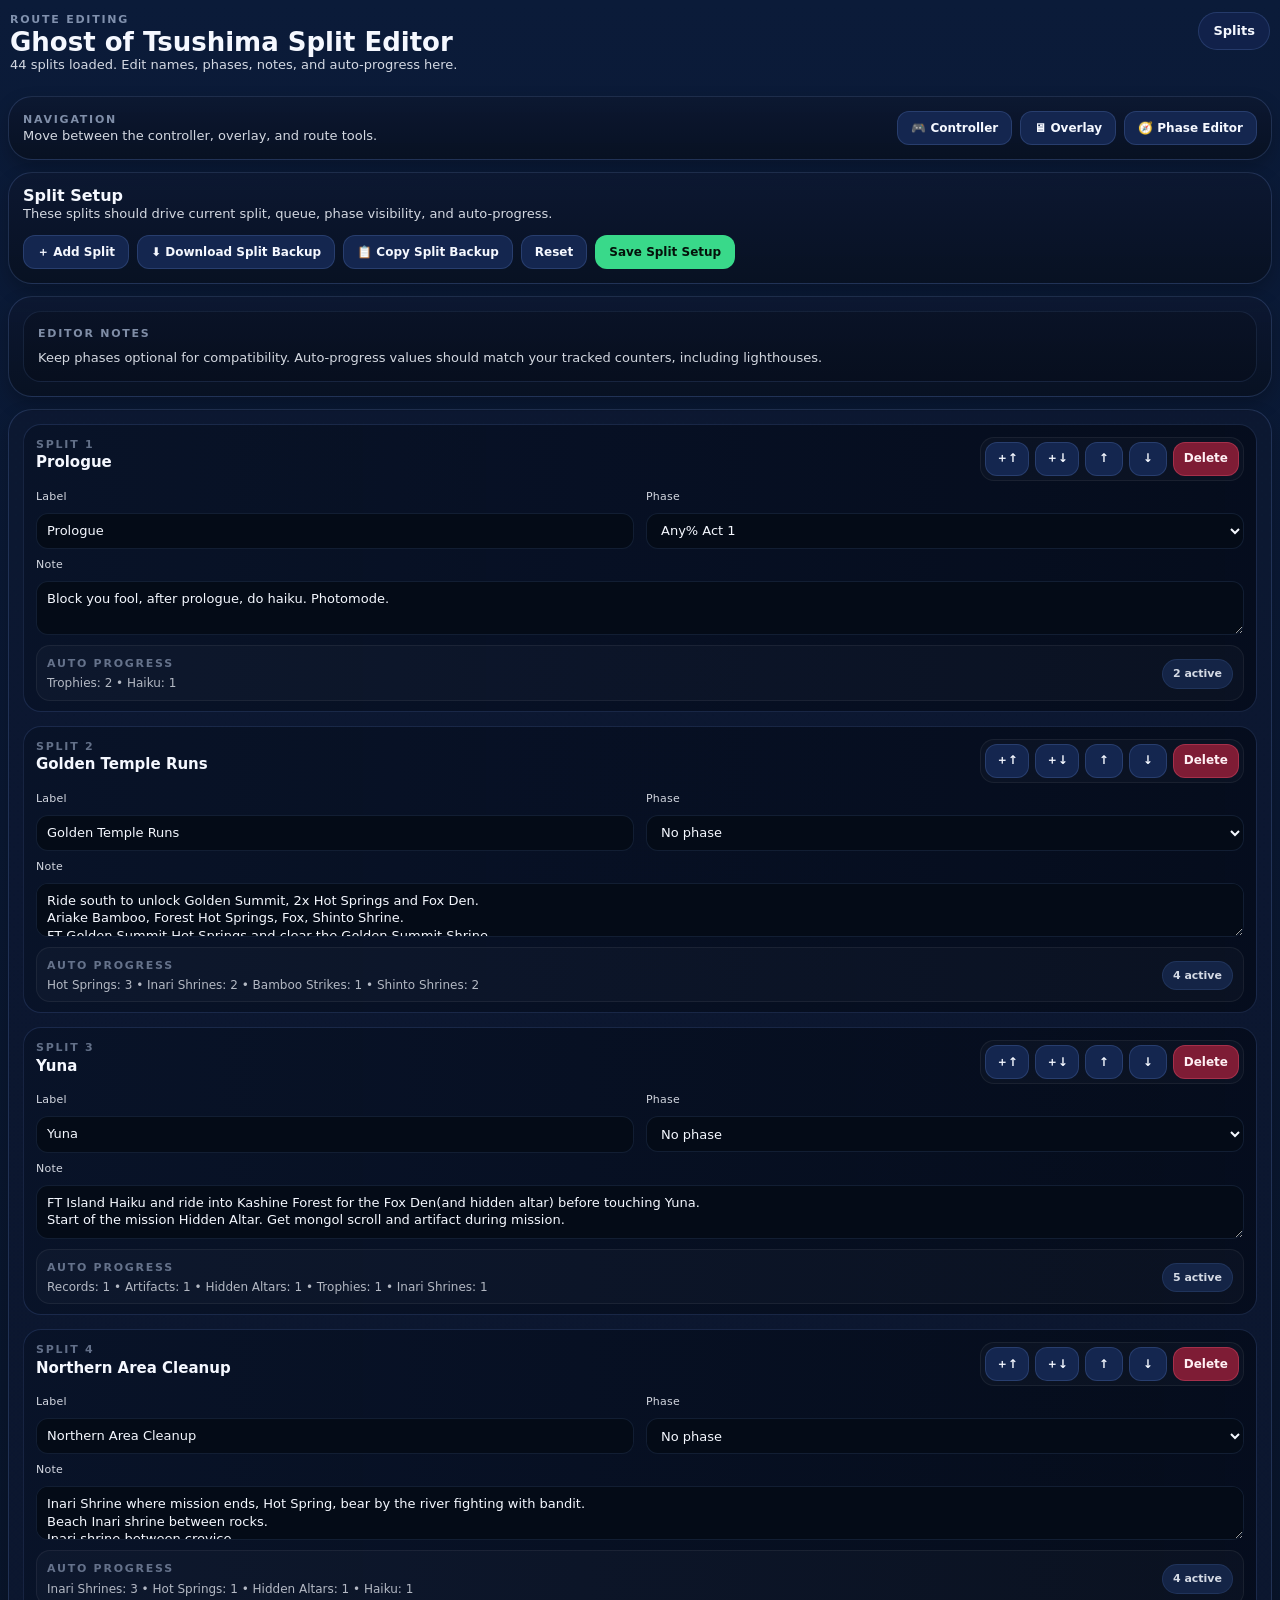
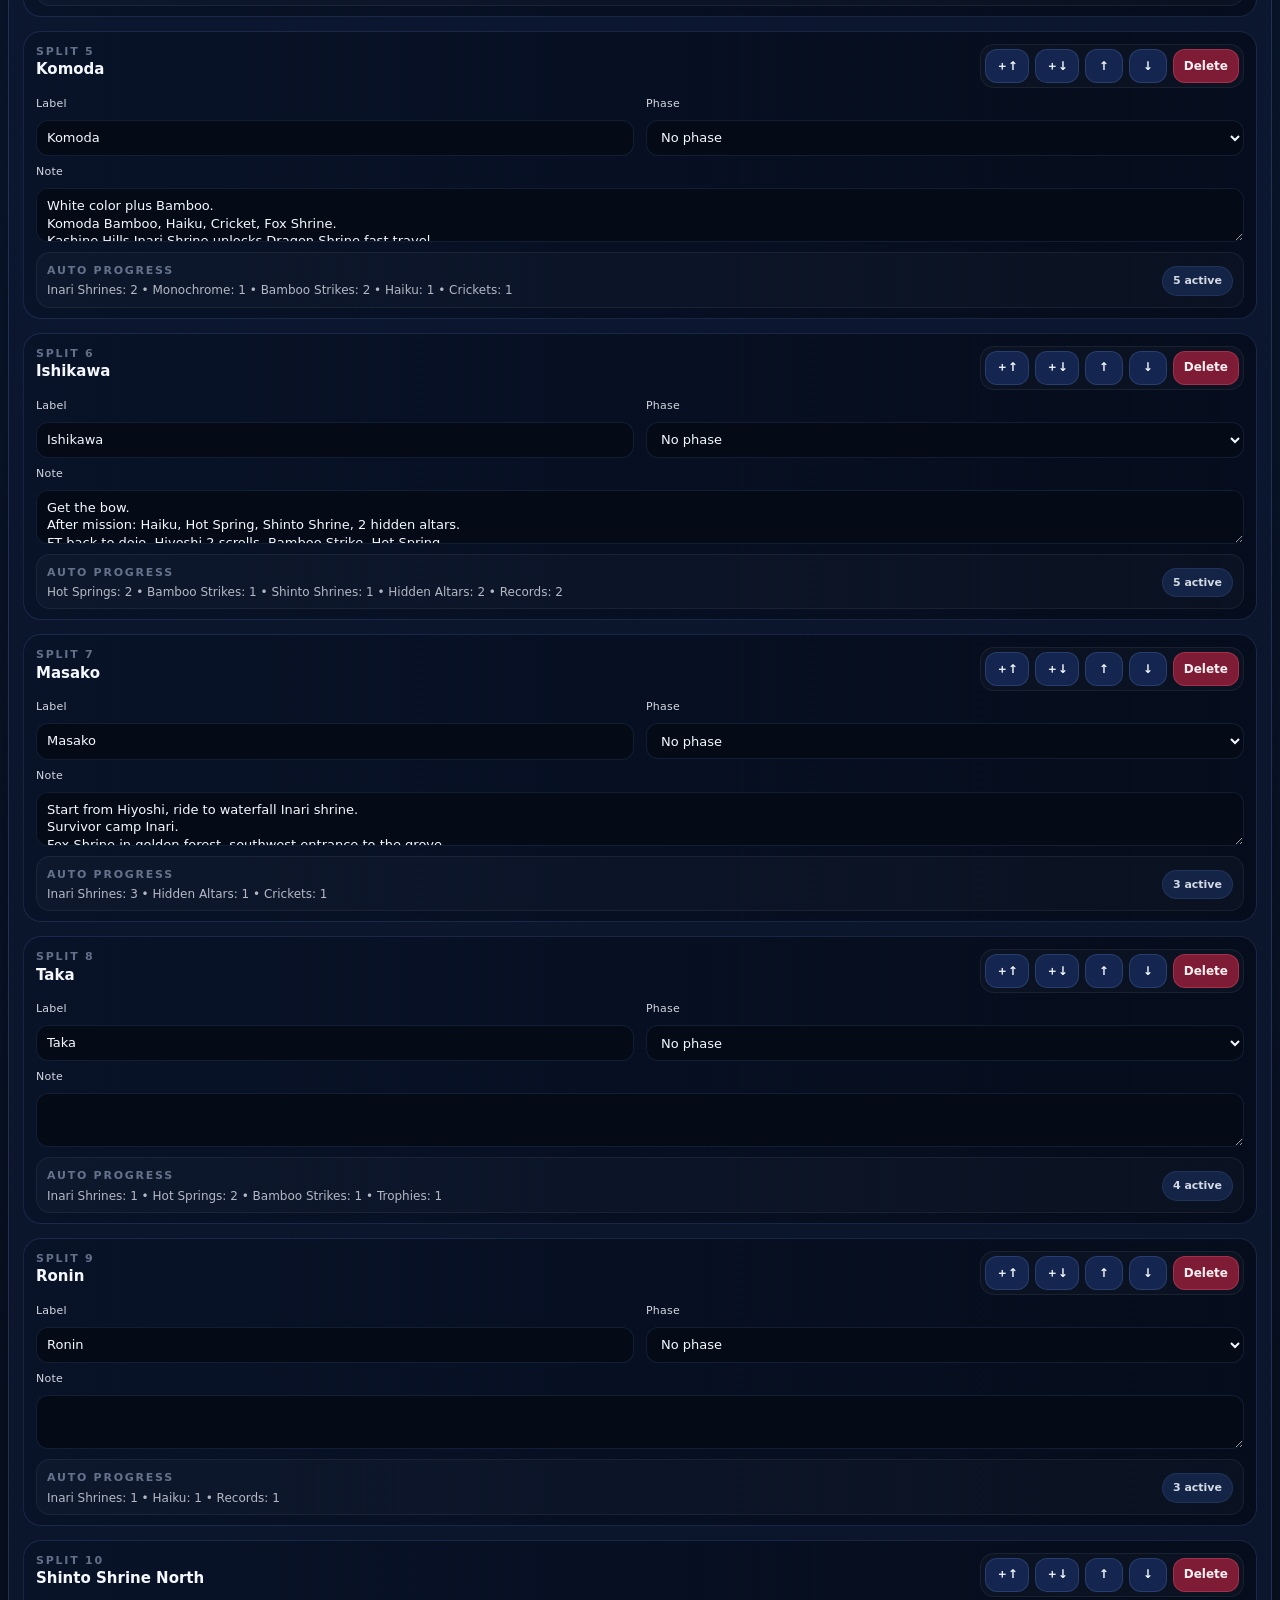
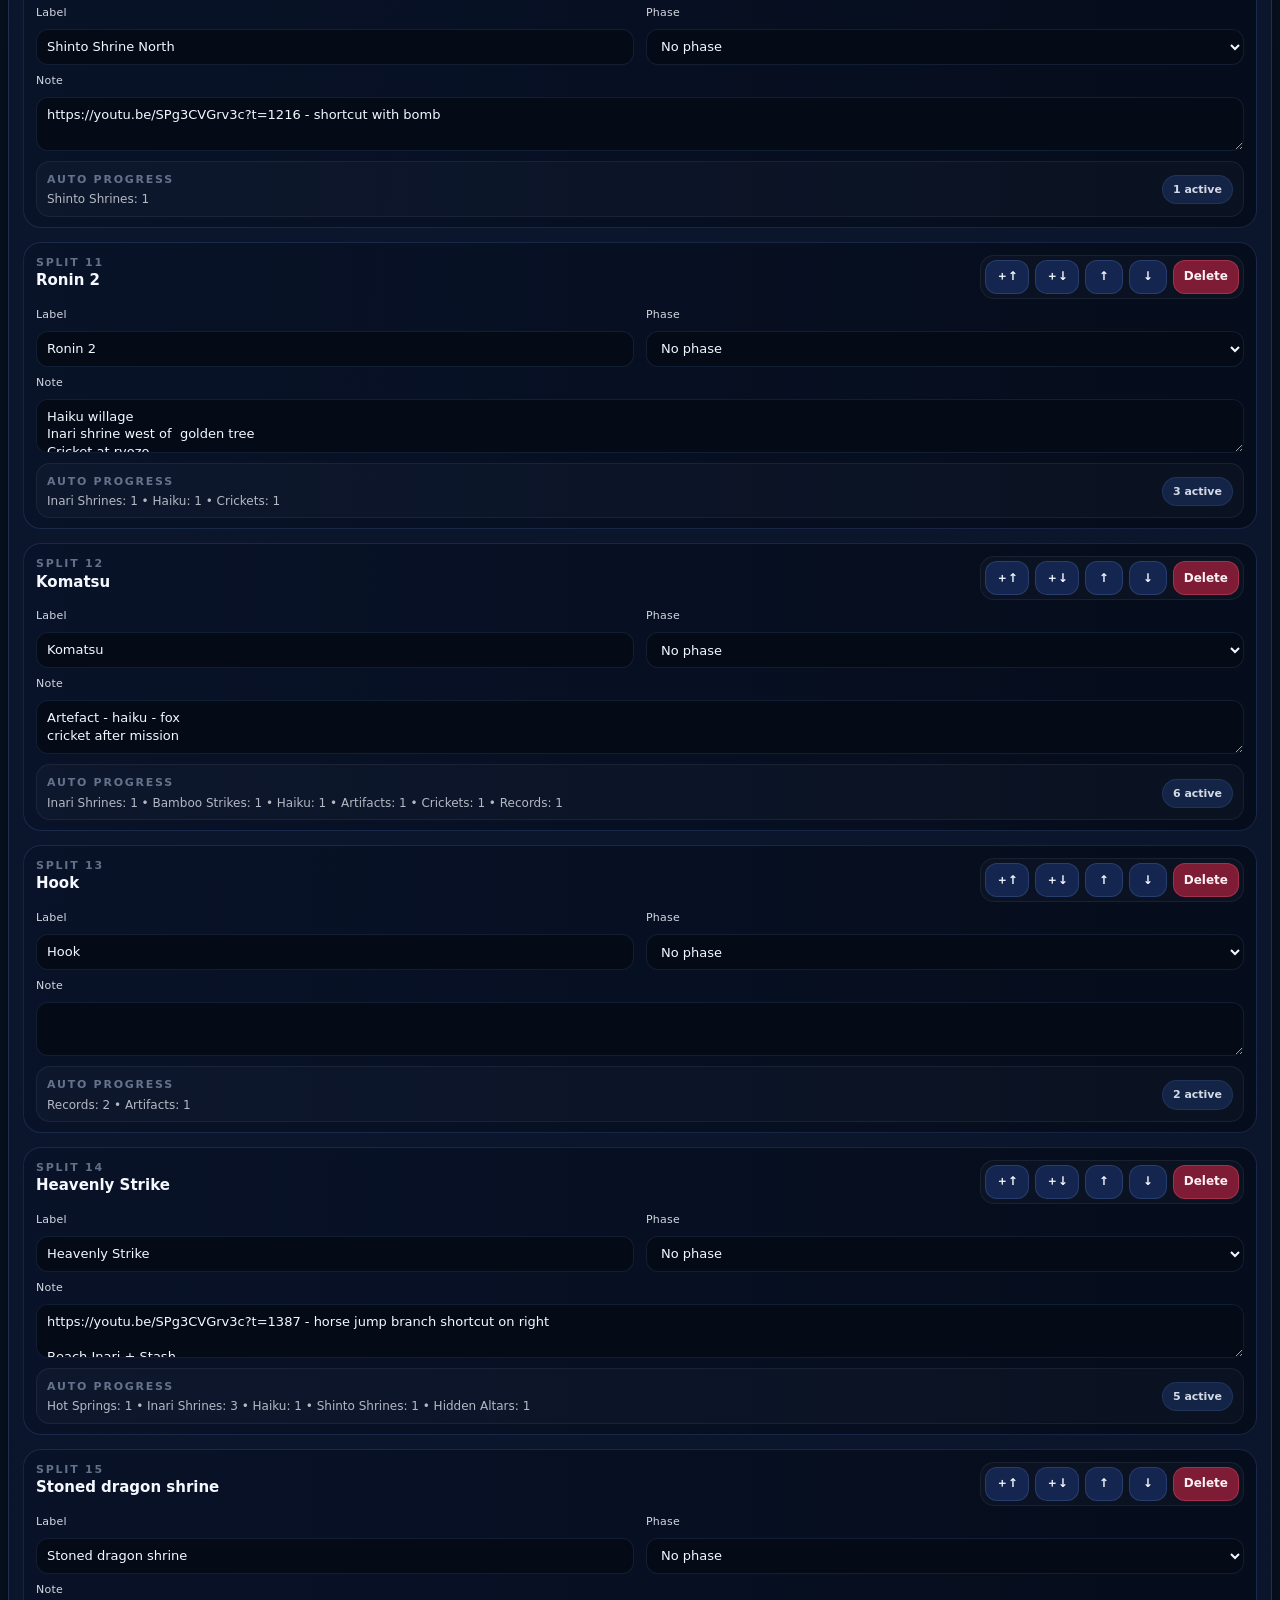
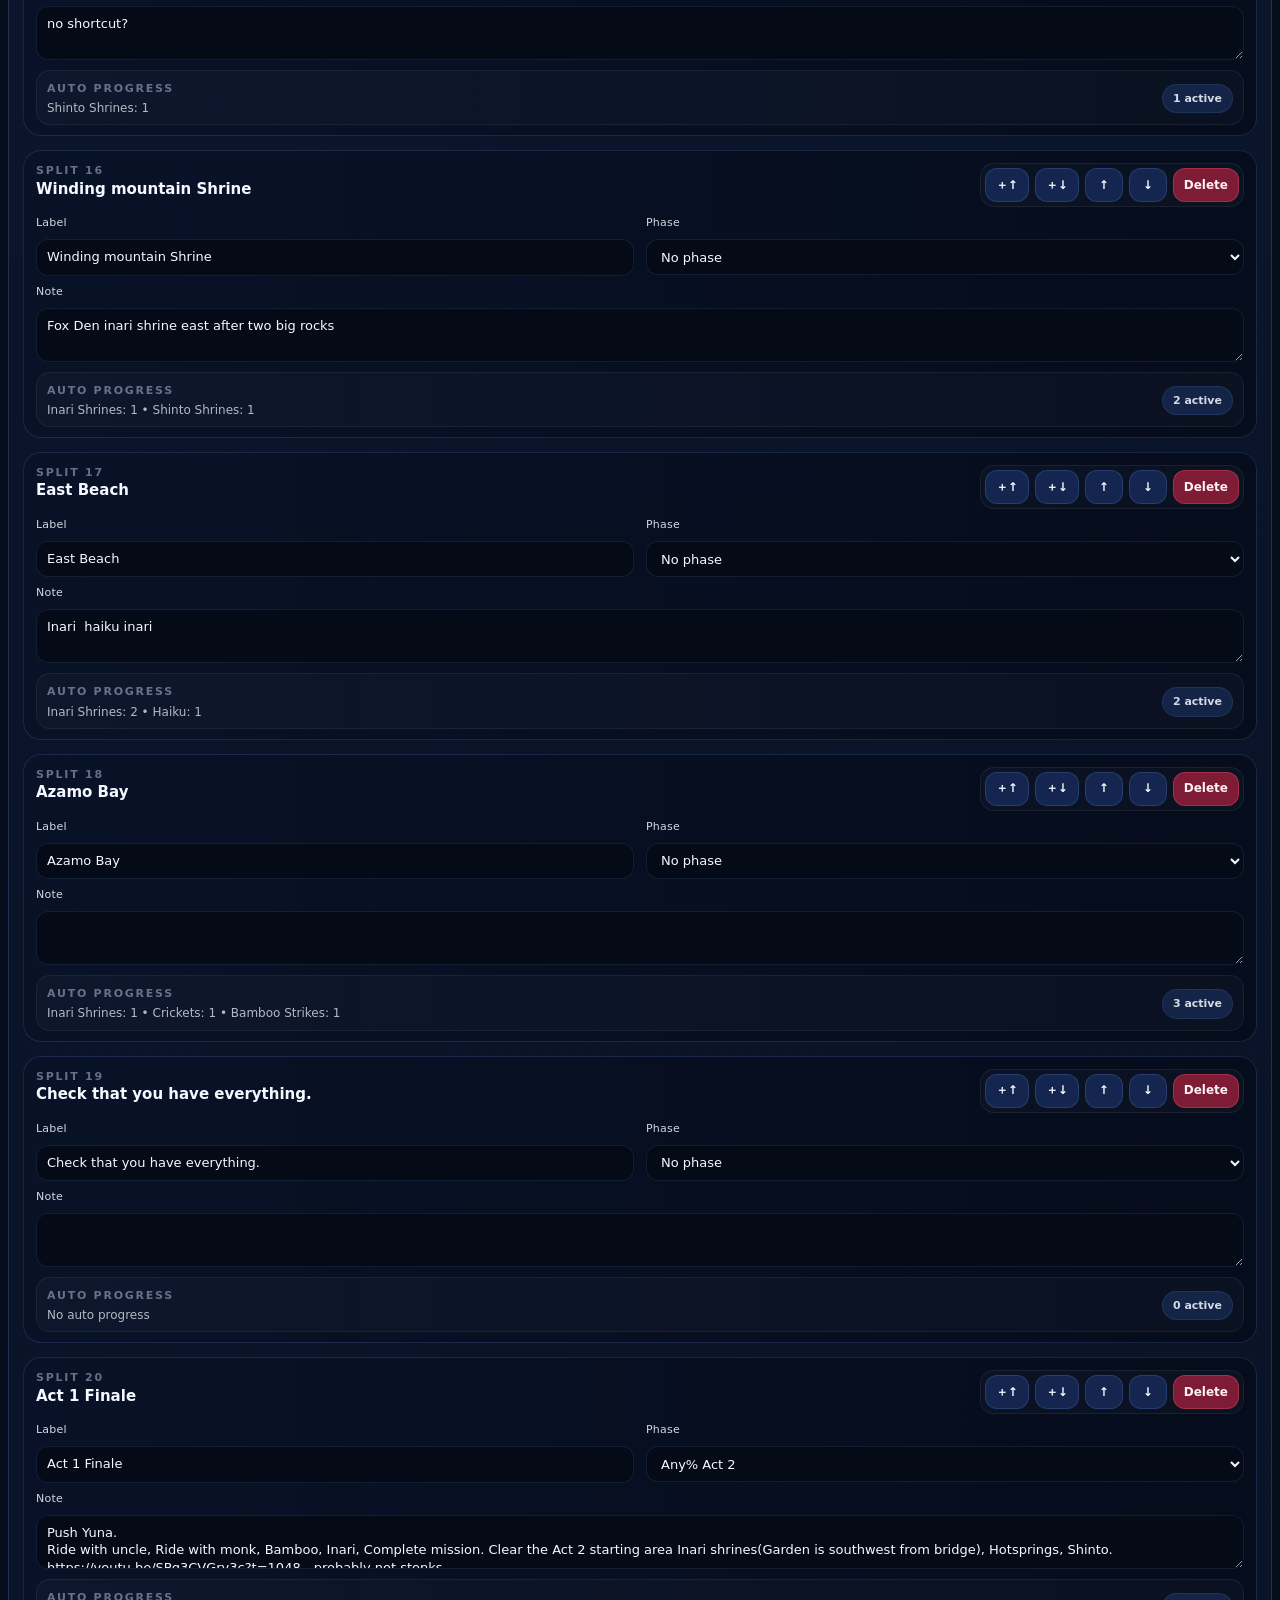
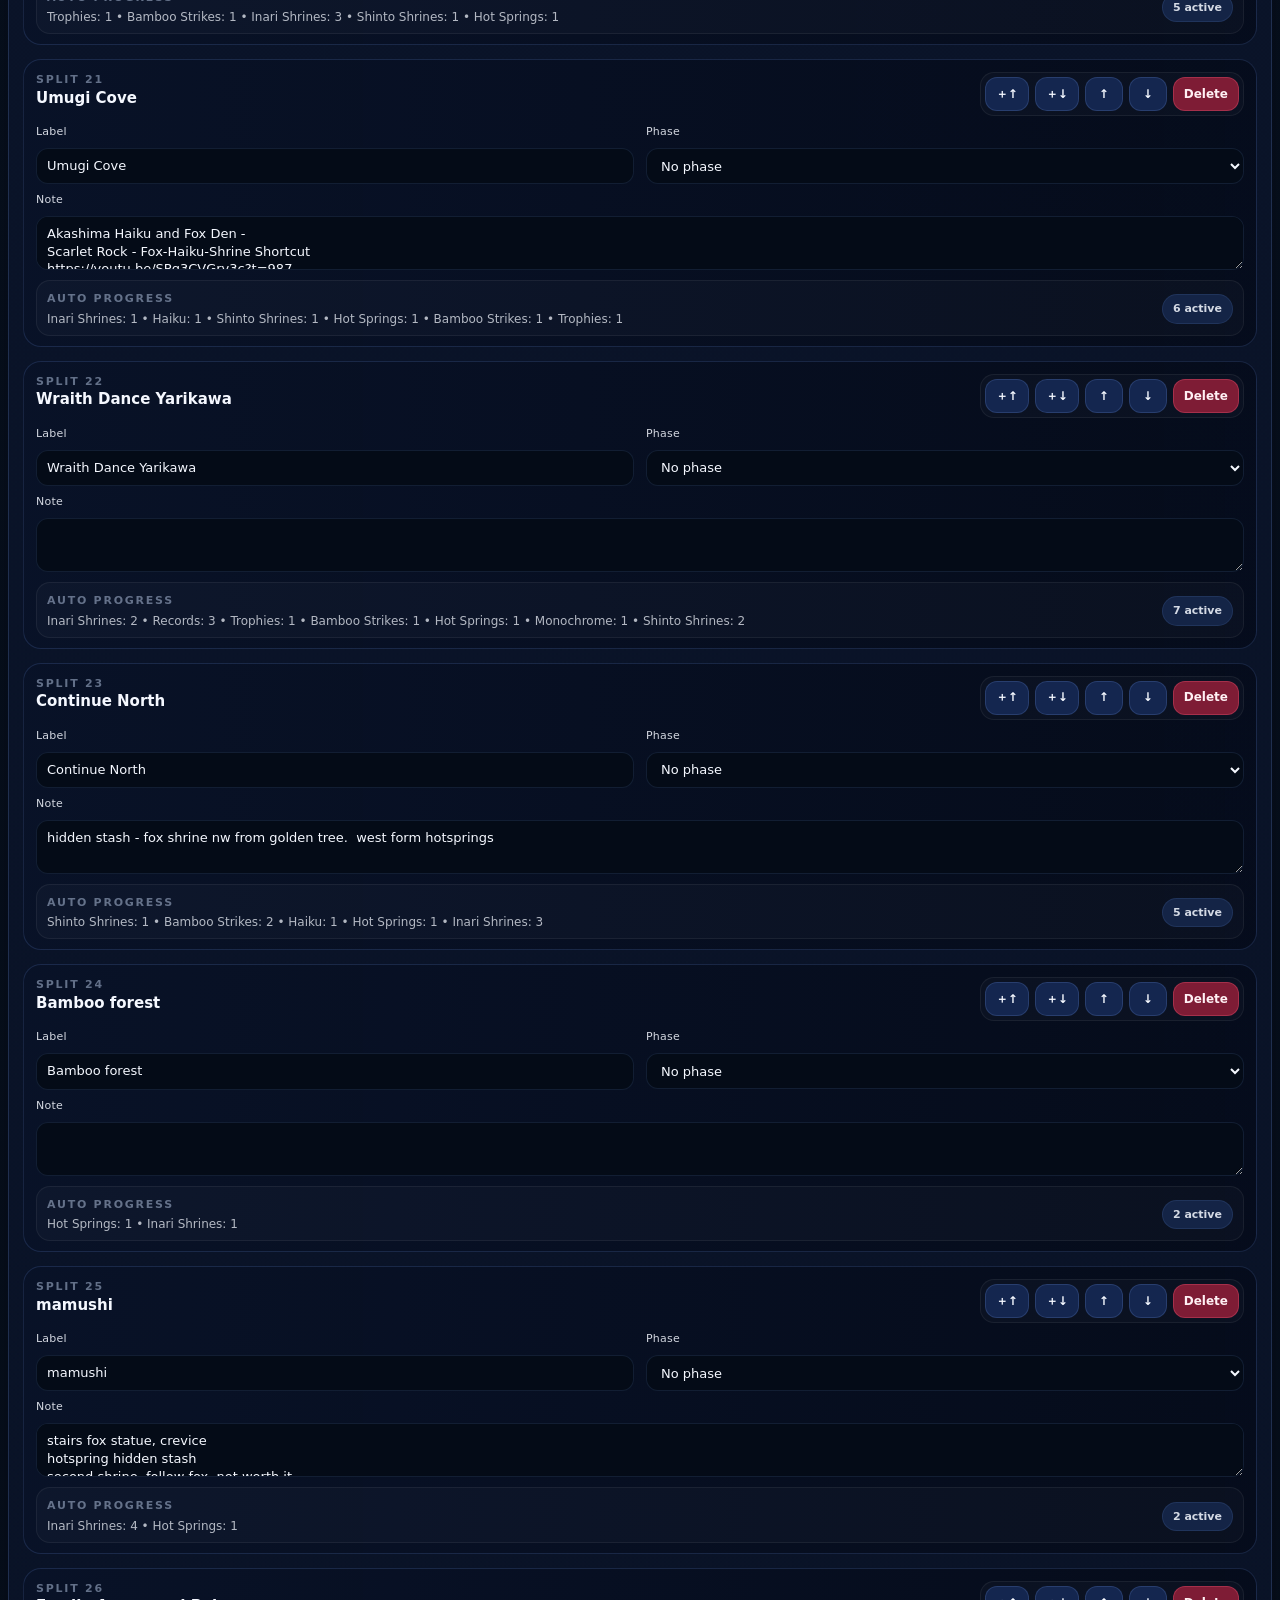
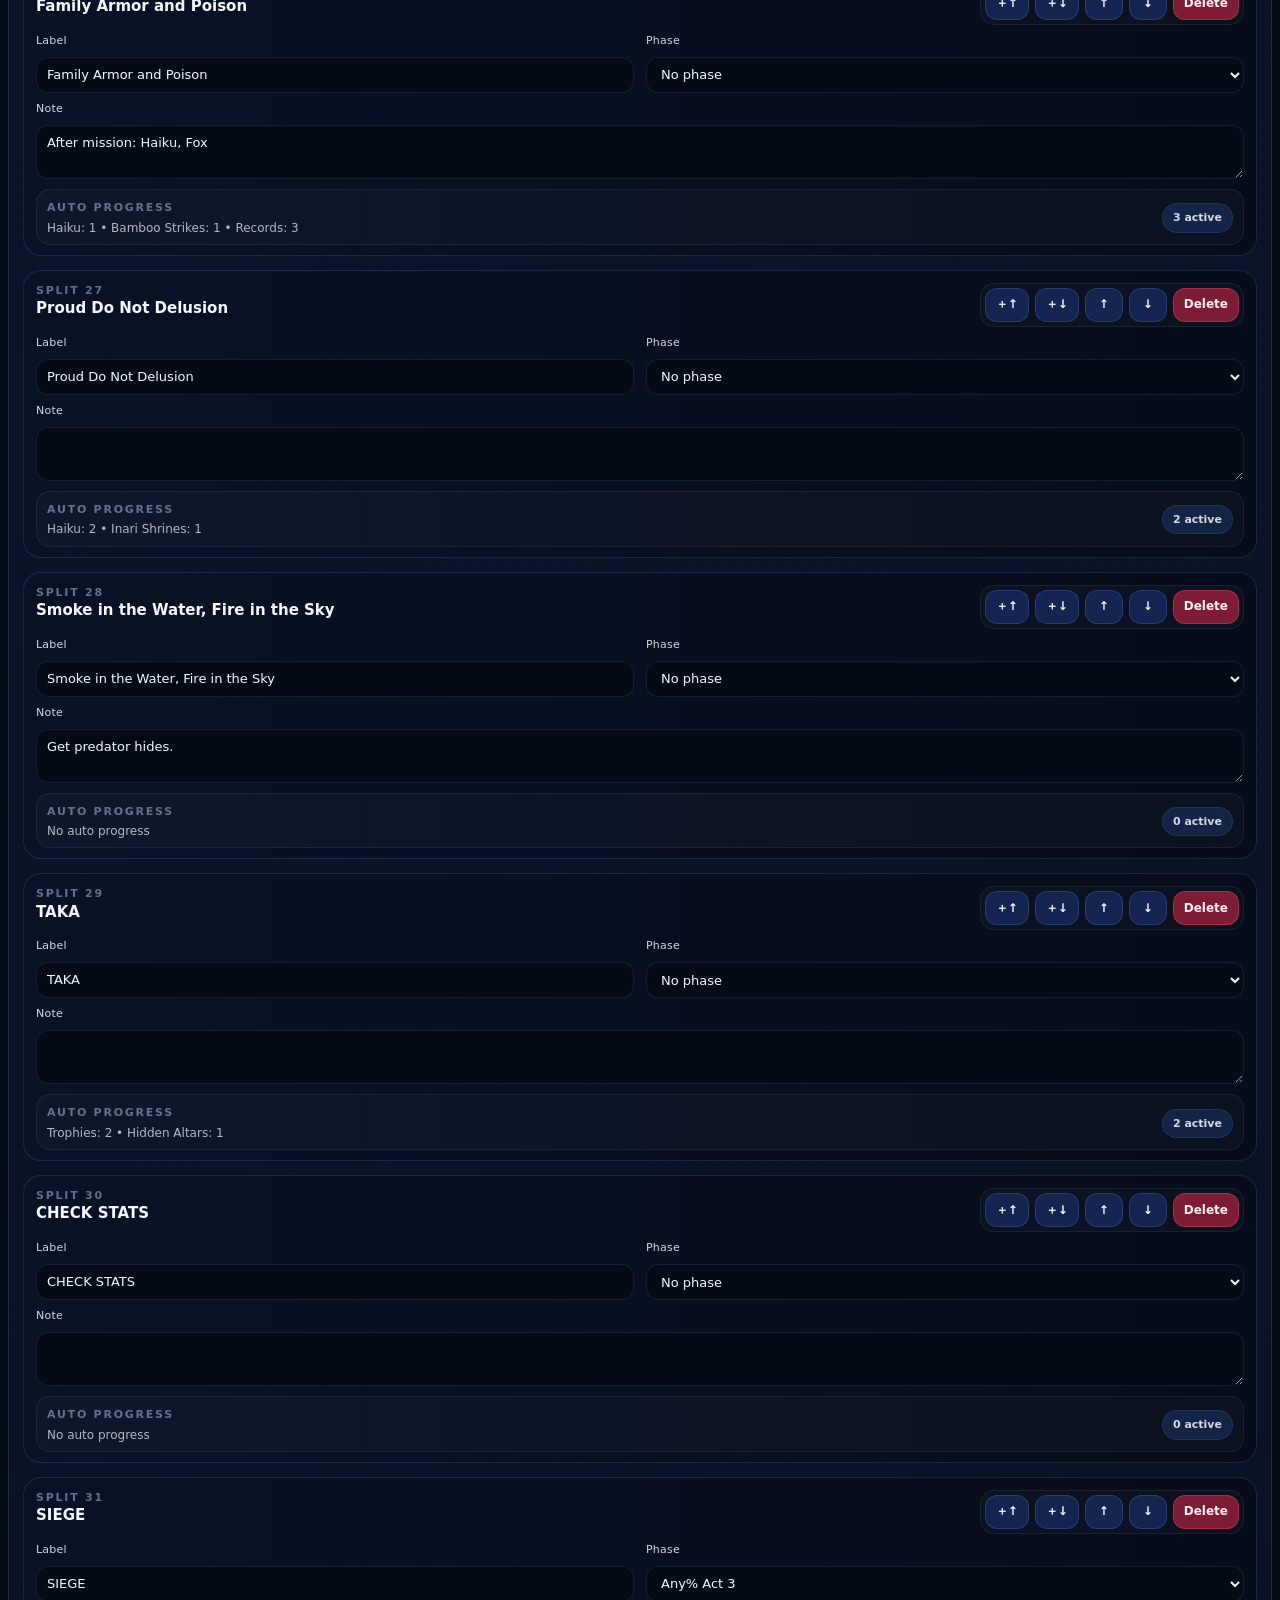
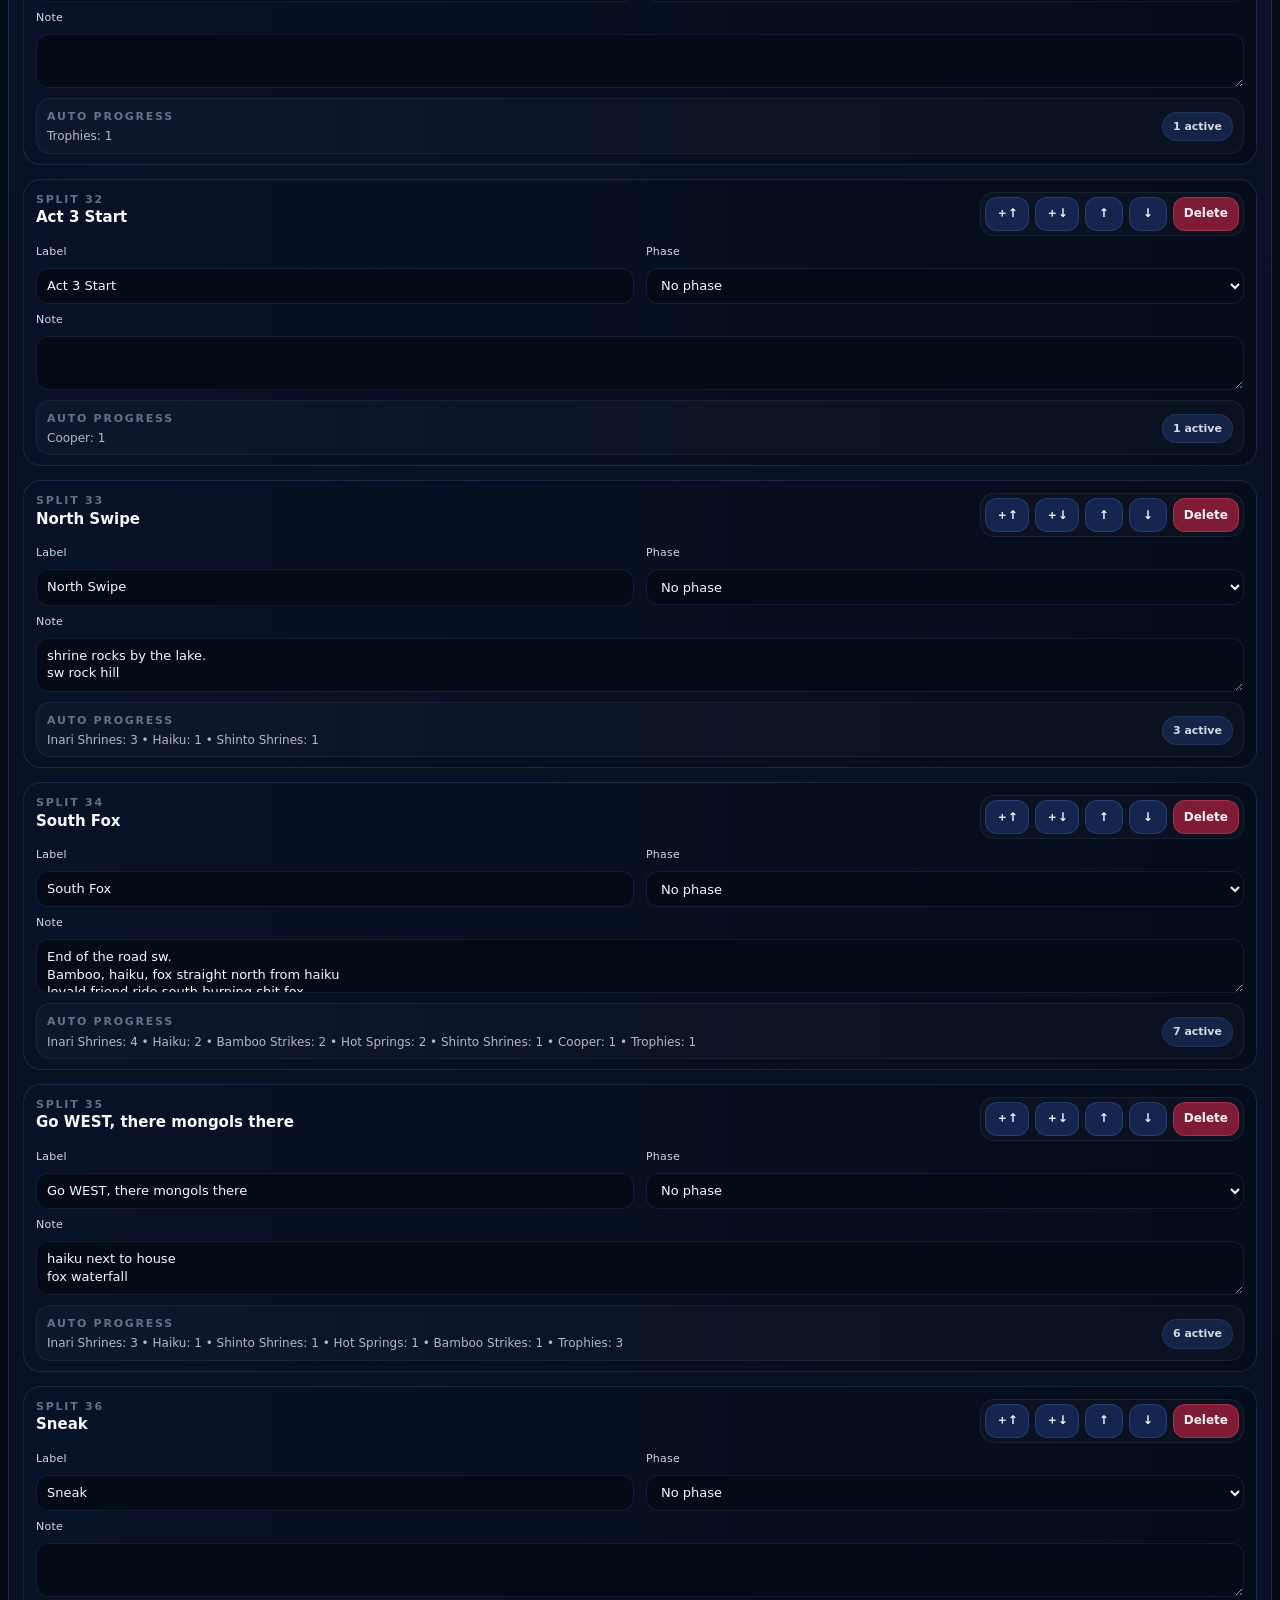
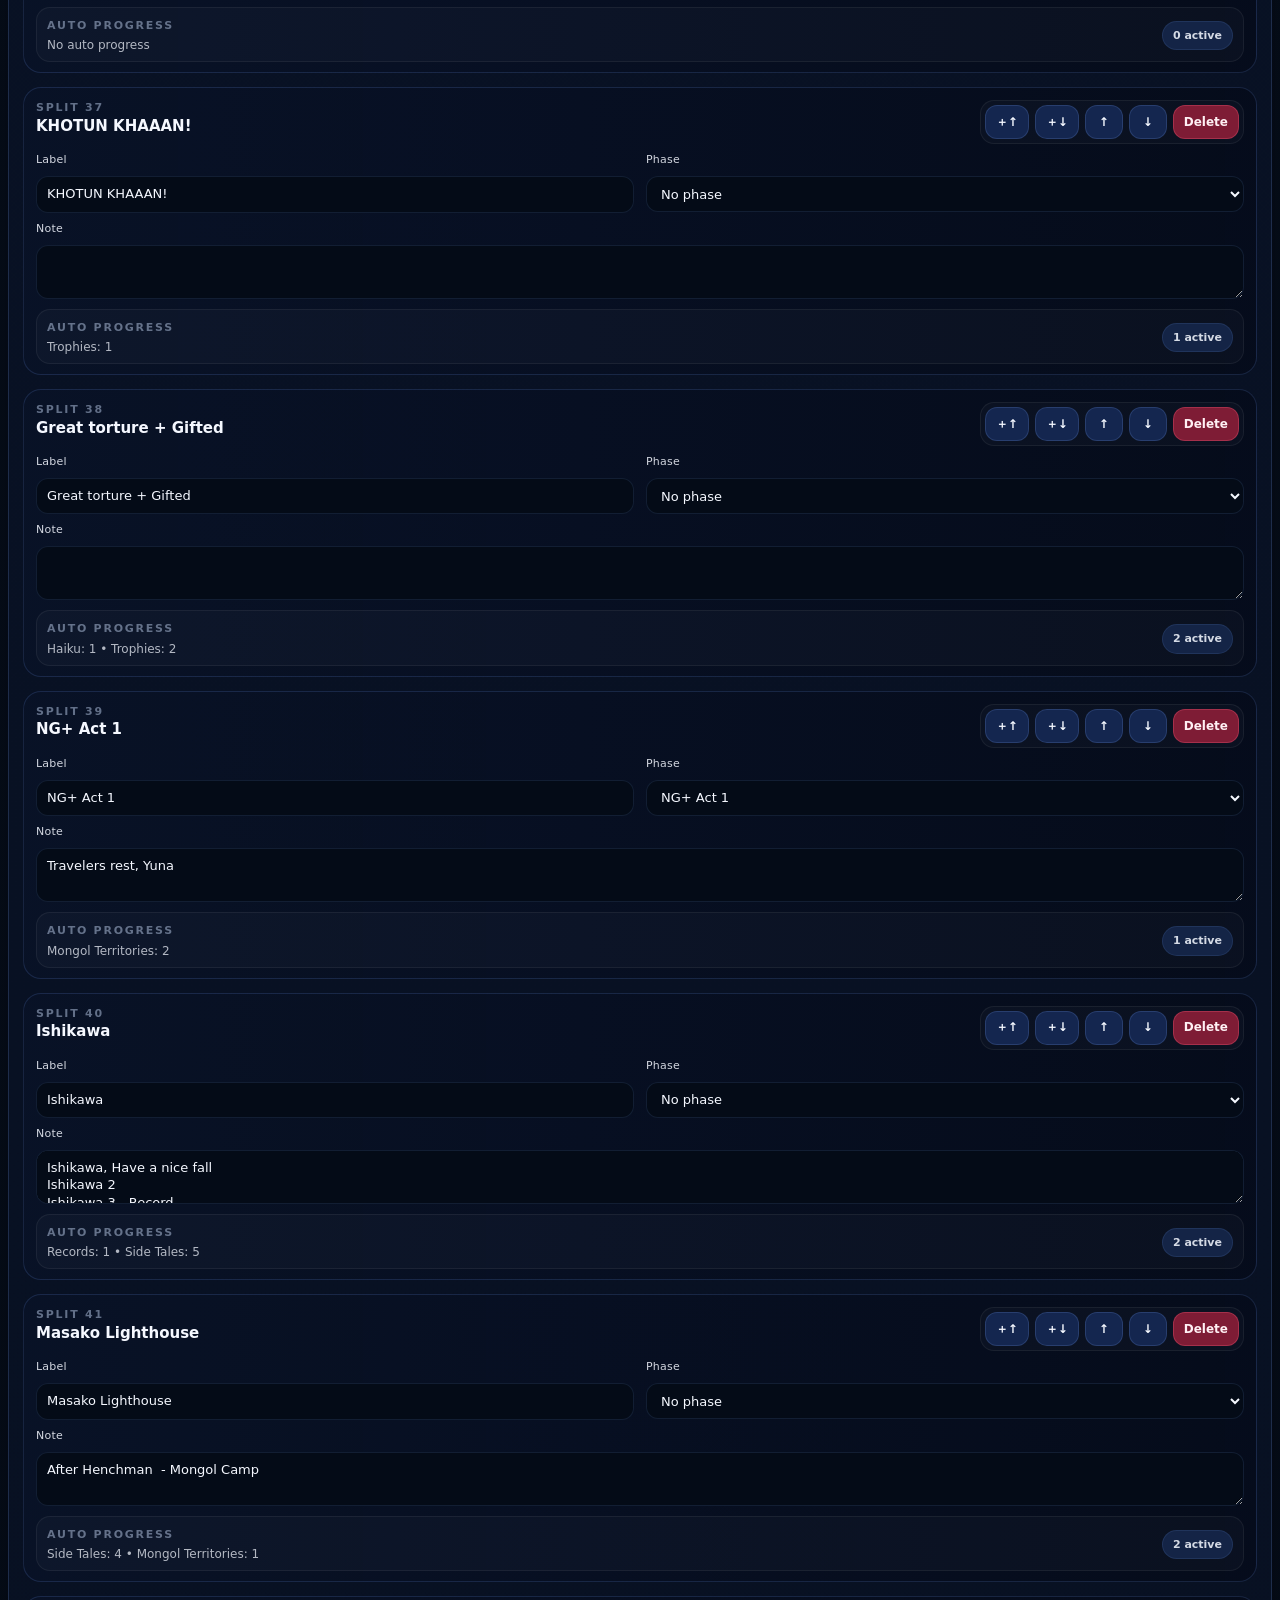
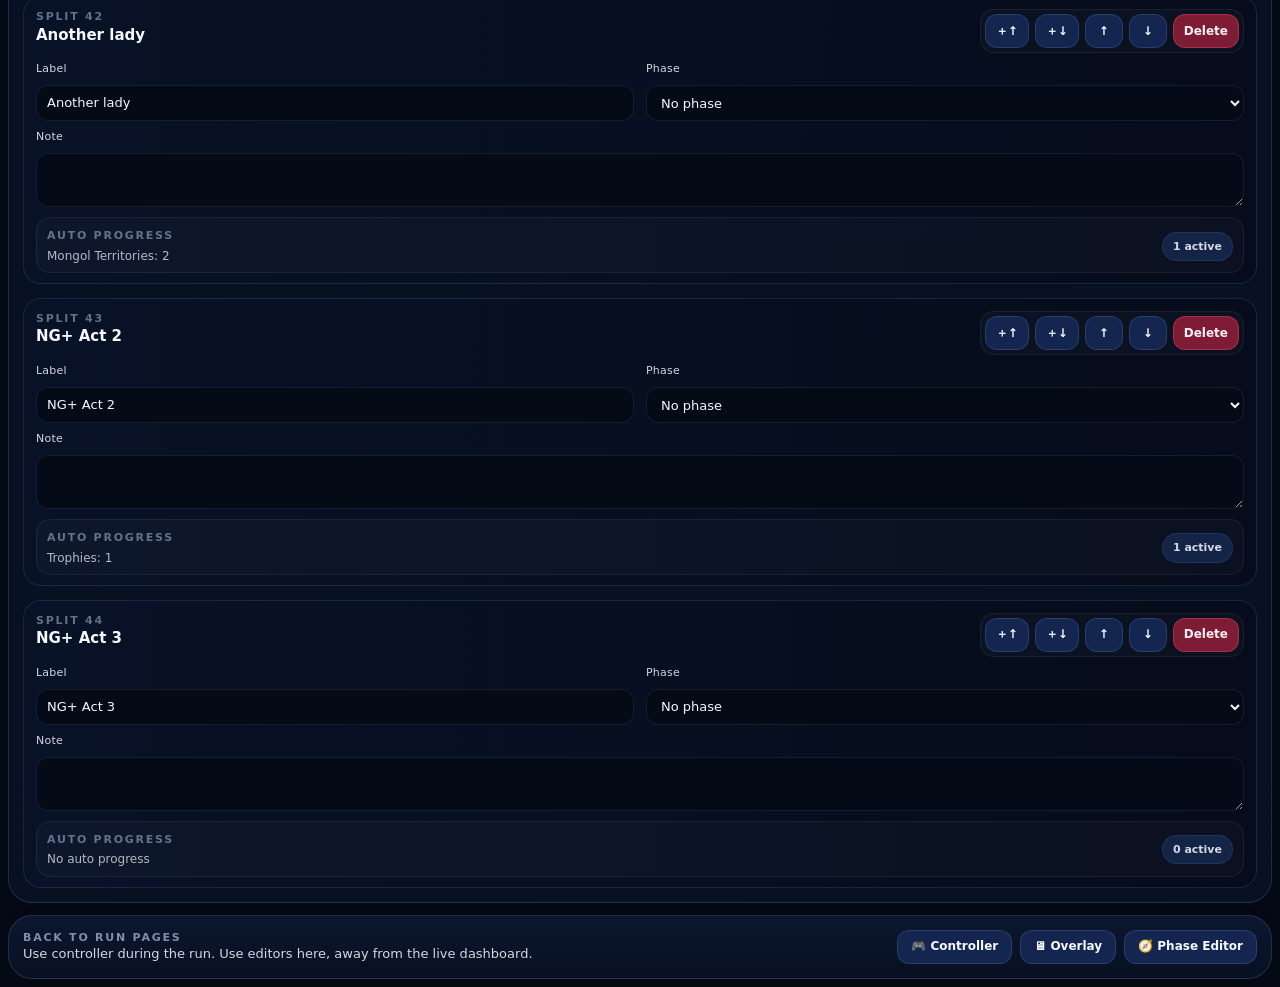
<file: splits.html>
<!DOCTYPE html>
<html lang="en">
<head>
  <meta charset="UTF-8" />
  <meta name="viewport" content="width=device-width, initial-scale=1.0" />
  <title>Ghost of Tsushima Split Editor</title>
  <link rel="stylesheet" href="./styles/base.css" />
  <link rel="stylesheet" href="./styles/layout.css" />
  <link rel="stylesheet" href="./styles/components.css" />
  <link rel="stylesheet" href="./styles/split-editor.css" />
</head>
<body>
  <div class="app">
    <div class="top">
      <div>
        <div class="eyebrow">Route Editing</div>
        <div class="title">Ghost of Tsushima Split Editor</div>
        <div class="subtitle">Edit split names, notes, phase assignments, and auto-progress values.</div>
      </div>
      <div class="badge">Splits</div>
    </div>

    <div class="panel">
      <div class="row between" style="gap:12px;flex-wrap:wrap">
        <div>
          <div class="eyebrow">Navigation</div>
          <div class="subtitle">Move between the controller, overlay, and route tools.</div>
        </div>

        <div class="row" style="gap:8px;flex-wrap:wrap">
          <a href="./index.html" class="btn">🎮 Controller</a>
          <a href="./overlay.html" class="btn">🖥 Overlay</a>
          <a href="./phases.html" class="btn">🧭 Phase Editor</a>
        </div>
      </div>
    </div>

    <div class="panel">
      <div class="row between" style="gap:12px;flex-wrap:wrap">
        <div>
          <div class="mid">Split Setup</div>
          <div class="subtitle">These splits should drive current split, queue, phase visibility, and auto-progress.</div>
        </div>

        <div class="row" style="gap:8px;flex-wrap:wrap">
          <button id="addSplitEditorBtn" class="btn">＋ Add Split</button>
          <button id="downloadSplitBackupBtn" class="btn">⬇ Download Split Backup</button>
          <button id="copySplitBackupBtn" class="btn">📋 Copy Split Backup</button>
          <button id="resetSplitEditorBtn" class="btn">Reset</button>
          <button id="saveSplitEditorBtn" class="btn primary">Save Split Setup</button>
        </div>
      </div>
    </div>

    <div class="panel">
      <div class="card">
        <div class="eyebrow">Editor Notes</div>
        <div class="subtitle" style="margin-top:8px">
          Keep phases optional for compatibility. Auto-progress values should match your tracked counters,
          including lighthouses.
        </div>
      </div>
    </div>

    <div class="panel">
      <div id="splitEditorGrid" class="editorGrid"></div>
    </div>

    <footer class="panel" style="margin-top:12px">
      <div class="row between" style="gap:12px;flex-wrap:wrap">
        <div>
          <div class="eyebrow">Back to Run Pages</div>
          <div class="subtitle">Use controller during the run. Use editors here, away from the live dashboard.</div>
        </div>

        <div class="row" style="gap:8px;flex-wrap:wrap">
          <a href="./index.html" class="btn">🎮 Controller</a>
          <a href="./overlay.html" class="btn">🖥 Overlay</a>
          <a href="./phases.html" class="btn">🧭 Phase Editor</a>
        </div>
      </div>
    </footer>
  </div>

  <script type="module" src="./js/splits-page.js"></script>
</body>
</html>
</file>
<file: styles/base.css>
:root {
  --bg-page: #07101f;
  --bg-page-2: #0a1730;
  --bg-panel: #091327;
  --bg-panel-2: #0c1831;
  --bg-card: #081121;
  --bg-card-2: #0b1730;
  --bg-input: #040b17;

  --border-soft: rgba(110, 148, 220, 0.14);
  --border: rgba(110, 148, 220, 0.22);
  --border-strong: rgba(110, 148, 220, 0.34);

  --text: #f5f8ff;
  --text-soft: rgba(245, 248, 255, 0.86);
  --text-muted: rgba(184, 200, 228, 0.68);

  --accent: #77a8ff;
  --accent-soft: rgba(119, 168, 255, 0.16);
  --green: #39d98a;
  --green-strong: #28d17a;
  --red: #ff5f7d;
  --red-strong: #e84b69;
  --gold: #f0c86a;

  --shadow-1: 0 8px 18px rgba(0, 0, 0, 0.22);
  --shadow-2: 0 12px 30px rgba(0, 0, 0, 0.28);

  --radius-sm: 10px;
  --radius-md: 14px;
  --radius-lg: 18px;
  --radius-xl: 24px;

  --space-1: 4px;
  --space-2: 8px;
  --space-3: 12px;
  --space-4: 16px;
  --space-5: 20px;
  --space-6: 24px;

  --font-ui: Inter, system-ui, -apple-system, BlinkMacSystemFont, "Segoe UI", sans-serif;
  --font-mono: ui-monospace, SFMono-Regular, Menlo, Consolas, monospace;
}

* {
  box-sizing: border-box;
}

html,
body {
  margin: 0;
  padding: 0;
  min-height: 100%;
  background:
    linear-gradient(180deg, #0b1b39 0%, #07101f 22%, #050b16 100%);
  color: var(--text);
  font-family: var(--font-ui);
}

body {
  line-height: 1.4;
}

a {
  color: inherit;
  text-decoration: none;
}

button,
input,
select,
textarea {
  font: inherit;
}

input,
select,
textarea {
  width: 100%;
  min-height: 38px;
  color: var(--text);
  background: var(--bg-input);
  border: 1px solid var(--border-soft);
  border-radius: var(--radius-md);
  padding: 9px 11px;
  outline: none;
  transition: border-color 120ms ease, box-shadow 120ms ease, background 120ms ease;
}

input:focus,
select:focus,
textarea:focus {
  border-color: var(--border-strong);
  box-shadow: 0 0 0 3px rgba(119, 168, 255, 0.08);
}

textarea {
  resize: vertical;
  min-height: 88px;
}

pre {
  margin: 0;
  font-family: var(--font-mono);
}

details > summary {
  list-style: none;
}

details > summary::-webkit-details-marker {
  display: none;
}
</file>
<file: styles/layout.css>
.app {
  width: 100%;
  max-width: 100%;
  padding: 8px;
}

.top {
  display: flex;
  align-items: flex-start;
  justify-content: space-between;
  gap: 18px;
  padding: 4px 2px 10px 2px;
}

.panel {
  margin-top: 12px;
  padding: 14px;
  border-radius: var(--radius-xl);
  background:
    linear-gradient(180deg, rgba(13, 24, 49, 0.92) 0%, rgba(8, 17, 34, 0.96) 100%);
  border: 1px solid var(--border);
  box-shadow: var(--shadow-1);
}

.row {
  display: flex;
  align-items: center;
}

.row.between {
  justify-content: space-between;
}

.fields {
  display: grid;
  grid-template-columns: repeat(2, minmax(0, 1fr));
  gap: 12px 14px;
}

.field {
  display: flex;
  flex-direction: column;
  gap: 6px;
}

.editorGrid {
  display: grid;
  gap: 14px;
}

.stack {
  display: flex;
  flex-direction: column;
  gap: 12px;
}

@media (max-width: 900px) {
  .top {
    flex-direction: column;
    align-items: stretch;
  }

  .fields {
    grid-template-columns: 1fr;
  }
}
</file>
<file: styles/components.css>
.eyebrow {
  color: var(--text-muted);
  font-size: 11px;
  font-weight: 800;
  letter-spacing: 0.16em;
  text-transform: uppercase;
}

.title {
  font-size: 26px;
  line-height: 1.04;
  font-weight: 900;
  margin-top: 2px;
}

.subtitle {
  color: var(--text-soft);
  font-size: 13px;
  line-height: 1.35;
}

.mid {
  font-size: 16px;
  line-height: 1.15;
  font-weight: 800;
}

.badge {
  display: inline-flex;
  align-items: center;
  justify-content: center;
  min-height: 38px;
  padding: 0 14px;
  border-radius: 999px;
  background: #11214a;
  border: 1px solid var(--border);
  font-size: 13px;
  font-weight: 900;
}

.pill {
  display: inline-flex;
  align-items: center;
  justify-content: center;
  min-height: 28px;
  padding: 0 10px;
  border-radius: 999px;
  background: #142446;
  border: 1px solid var(--border-soft);
  color: var(--text-soft);
  font-size: 11px;
  font-weight: 800;
}

.card,
.editorCard {
  border-radius: var(--radius-lg);
  background:
    linear-gradient(180deg, rgba(10, 19, 38, 0.98) 0%, rgba(7, 15, 31, 0.98) 100%);
  border: 1px solid var(--border-soft);
}

.card {
  padding: 14px;
}

.editorCard {
  padding: 14px;
}

.btn {
  appearance: none;
  display: inline-flex;
  align-items: center;
  justify-content: center;
  gap: 6px;
  min-height: 34px;
  padding: 0 13px;
  border-radius: 12px;
  border: 1px solid var(--border);
  background: #14264f;
  color: var(--text);
  cursor: pointer;
  font-size: 12px;
  font-weight: 800;
  transition: transform 120ms ease, border-color 120ms ease, filter 120ms ease, background 120ms ease;
}

.btn:hover {
  border-color: var(--border-strong);
  filter: brightness(1.05);
}

.btn:active {
  transform: translateY(1px);
}

.btn.primary {
  background: var(--green);
  color: #04110a;
  border-color: rgba(57, 217, 138, 0.4);
}

.btn.danger {
  background: #7e1c35;
  border-color: rgba(255, 95, 125, 0.3);
  color: #fff0f4;
}

.btn.full {
  width: 100%;
}

.codeBlock {
  padding: 12px;
  border-radius: 14px;
  background: #030914;
  border: 1px solid var(--border-soft);
  color: #d7e6ff;
  font-size: 12px;
  line-height: 1.45;
  overflow: auto;
}

input::placeholder,
textarea::placeholder {
  color: rgba(183, 200, 232, 0.4);
}
</file>
<file: styles/controller.css>
/* =========================
   CONTROLLER LOOK PASS
   ========================= */

.top .title {
  margin-bottom: 4px;
}

.top .subtitle {
  font-size: 14px;
}

#difficultyBadge {
  align-self: flex-start;
}

/* Timer card */
#timerCard,
.timerCard,
#runTimerCard {
  padding: 18px;
}

#timer {
  font-family: var(--font-mono);
  font-size: 46px;
  line-height: 1;
  font-weight: 900;
  letter-spacing: -0.04em;
  color: var(--green);
  margin-top: 8px;
  margin-bottom: 16px;
}

#startPauseBtn,
#undoBtn {
  min-width: 96px;
}

#startPauseBtn {
  background: var(--green);
  color: #04110a;
  border-color: rgba(57, 217, 138, 0.42);
}

#undoBtn {
  background: #1a2c57;
}

/* Current split block */
#currentSplitCard,
.currentSplitCard {
  padding: 18px;
}

#currentSplitLabel {
  font-size: 18px;
  line-height: 1.15;
  font-weight: 900;
  margin-top: 2px;
  margin-bottom: 12px;
}

#historyCount,
#modePill {
  margin-right: 6px;
}

#advanceCurrentBtn {
  min-height: 42px;
  border-radius: 14px;
  font-size: 14px;
  font-weight: 900;
  background: var(--green);
  color: #04110a;
  border-color: rgba(57, 217, 138, 0.42);
}

/* Progress cards row */
#overallCard,
#phaseProgressCard,
#paceCard {
  min-height: 118px;
  display: flex;
  flex-direction: column;
  justify-content: center;
}

#overallPercent,
#act1SummaryValue {
  font-size: 32px;
  line-height: 1;
  font-weight: 900;
  margin-top: 4px;
}

#pacePill,
#paceValue {
  font-size: 16px;
  font-weight: 900;
  color: var(--text);
  margin-top: 6px;
}

/* progress bars */
.progressBar,
.barTrack,
#overallBarTrack,
#act1SummaryTrack {
  width: 100%;
  height: 10px;
  border-radius: 999px;
  background: #08101f;
  border: 1px solid var(--border-soft);
  overflow: hidden;
}

.progressFill,
.barFill,
#overallBar,
#act1SummaryBar {
  height: 100%;
  border-radius: 999px;
  background: linear-gradient(90deg, #2fd47a 0%, #49de9b 100%);
}

/* Settings / run data / debug */
#settingsToggle {
  width: 100%;
  justify-content: center;
}

#settingsPanel {
  padding-top: 2px;
}

#settingsPanel .eyebrow {
  margin-bottom: 8px;
}

#settingsPanel .row {
  gap: 10px;
  flex-wrap: wrap;
}

/* Quota / objective area */
#act1QuotaTitle,
#activePhaseName {
  font-size: 14px;
  font-weight: 900;
  letter-spacing: 0.08em;
  text-transform: uppercase;
  color: var(--text-muted);
  margin-bottom: 8px;
}

#act1QuotaText {
  font-size: 15px;
  line-height: 1.45;
  font-weight: 800;
  color: var(--text);
}

#activePhaseNote,
#currentObjectiveText {
  font-size: 15px;
  line-height: 1.45;
  color: var(--text-soft);
}

/* objective pills */
#visibleObjectives {
  display: flex;
  flex-wrap: wrap;
  gap: 8px;
  margin-top: 10px;
}

#visibleObjectives .pill {
  min-height: 32px;
  padding: 0 12px;
  background: #122247;
  border-color: var(--border);
  font-size: 12px;
}

/* Misc checklist */
#dirgeCheckbox {
  width: 18px;
  height: 18px;
  min-height: 0;
}

/* Make panels feel less floaty, more structured */
.panel + .panel {
  margin-top: 12px;
}

/* Better spacing on headings inside panels */
.panel .eyebrow + .mid,
.panel .eyebrow + .title {
  margin-top: 2px;
}

/* smaller utility cards inside controller if they exist */
.panel .card {
  background: #081121;
}

/* mobile / narrower */
@media (max-width: 900px) {
  #timer {
    font-size: 38px;
  }

  #overallPercent,
  #act1SummaryValue {
    font-size: 28px;
  }

  #advanceCurrentBtn {
    min-height: 40px;
    font-size: 13px;
  }
}
</file>
<file: styles.css>
@import "./styles/base.css";
@import "./styles/layout.css";
@import "./styles/components.css";
</file>
<file: overlay.css>
:root {
  --bg: rgba(8, 10, 16, 0.84);
  --bg2: rgba(18, 20, 28, 0.88);
  --border: rgba(255, 255, 255, 0.12);
  --border-strong: rgba(255, 255, 255, 0.2);
  --text: #f8fafc;
  --muted: rgba(255, 255, 255, 0.68);
  --pill: rgba(255, 255, 255, 0.06);
  --pill-active: rgba(255, 255, 255, 0.1);
  --mono: ui-monospace, SFMono-Regular, Menlo, Consolas, monospace;
  --timer-green: #22c55e;
}

* {
  box-sizing: border-box;
}

html,
body {
  margin: 0;
  padding: 0;
  background: transparent;
  color: var(--text);
  font-family: Inter, system-ui, sans-serif;
  overflow: hidden;
}

body {
  padding: 8px;
}

.overlayShell {
  display: flex;
  flex-direction: column;
  gap: 10px;
  align-items: flex-start;
}

.overlayBar {
  display: flex;
  align-items: center;
  gap: 6px;
  max-width: calc(100vw - 16px);
  padding: 4px 6px;
  border-radius: 16px;
  background: var(--bg);
  border: 1px solid var(--border);
  backdrop-filter: blur(8px);
  box-shadow: 0 10px 32px rgba(0, 0, 0, 0.28);
}

.timerChip,
.counterChip,
.metaChip {
  min-height: 32px;
  display: inline-flex;
  align-items: center;
  gap: 6px;
  padding: 0 10px;
  border-radius: 12px;
  border: 1px solid var(--border);
  background: var(--pill);
  white-space: nowrap;
  flex: 0 0 auto;
}

.timerChip {
  font-family: var(--mono);
  font-weight: 900;
  font-size: 18px;
  letter-spacing: -0.02em;
  color: var(--timer-green);
}

.metaChip {
  font-size: 12px;
  font-weight: 800;
  color: var(--muted);
}

.chipsWrap {
  display: flex;
  align-items: center;
  gap: 6px;
  min-width: 0;
  overflow-x: auto;
  overflow-y: hidden;
  scrollbar-width: none;
}

.chipsWrap::-webkit-scrollbar {
  display: none;
}

.counterChip.activePhaseChip {
  background: var(--pill-active);
  border-color: var(--border-strong);
}

.chipIcon {
  font-size: 15px;
  line-height: 1;
}

.chipText {
  font-size: 13px;
  font-weight: 800;
  line-height: 1;
}

.empty {
  color: var(--muted);
  font-size: 13px;
  font-weight: 700;
  padding: 0 6px;
  white-space: nowrap;
}

.debugDock {
  width: min(1000px, calc(100vw - 16px));
}

.debugRow {
  display: flex;
  gap: 8px;
  align-items: center;
  flex-wrap: wrap;
}

.debugBtn {
  border: 1px solid var(--border);
  background: rgba(255, 255, 255, 0.06);
  color: var(--text);
  padding: 8px 10px;
  border-radius: 12px;
  cursor: pointer;
  font-weight: 700;
  font-size: 12px;
}

.debugBtn:hover {
  background: rgba(255, 255, 255, 0.1);
}

.debugPanel {
  display: none;
  margin-top: 10px;
  padding: 12px;
  background: rgba(0, 0, 0, 0.55);
  border: 1px solid var(--border);
  border-radius: 16px;
  max-width: 1000px;
}

.debugPanel.open {
  display: block;
}

.debugSection + .debugSection {
  margin-top: 12px;
}

.eyebrow {
  text-transform: uppercase;
  letter-spacing: 0.16em;
  font-size: 11px;
  color: var(--muted);
}

.debugBody {
  max-height: 320px;
  overflow: auto;
  display: grid;
  gap: 8px;
  margin-top: 8px;
}

.debugLog {
  border: 1px solid var(--border);
  border-radius: 12px;
  padding: 8px 10px;
  background: rgba(255, 255, 255, 0.04);
}

.debugLog-info {
  border-color: rgba(97, 168, 255, 0.25);
}

.debugLog-warn {
  border-color: rgba(255, 196, 0, 0.28);
}

.debugLog-error {
  border-color: rgba(255, 93, 115, 0.28);
}

.debugLogTop {
  display: flex;
  gap: 8px;
  flex-wrap: wrap;
  font-size: 11px;
  color: var(--muted);
  margin-bottom: 4px;
}

.debugLogName,
.debugLogLevel {
  font-weight: 800;
}

.debugLogMsg {
  font-size: 13px;
  color: var(--text);
}

.debugLogData {
  margin: 6px 0 0;
  padding: 8px;
  border-radius: 10px;
  background: rgba(0, 0, 0, 0.25);
  font-family: var(--mono);
  font-size: 11px;
  white-space: pre-wrap;
  word-break: break-word;
  color: #dbeafe;
}

.debugStatusRow {
  display: grid;
  grid-template-columns: 180px 1fr;
  gap: 10px;
  padding: 6px 0;
  border-top: 1px solid rgba(255, 255, 255, 0.05);
}

.debugStatusRow:first-child {
  border-top: 0;
}

.debugStatusKey {
  color: var(--muted);
  font-size: 12px;
}

.debugStatusValue {
  color: var(--text);
  font-size: 12px;
  font-weight: 700;
}

.debugEmpty {
  color: var(--muted);
  font-size: 12px;
  padding: 8px 0;
}

@media (max-width: 760px) {
  .debugStatusRow {
    grid-template-columns: 1fr;
    gap: 4px;
  }
}
</file>
<file: styles/split-editor.css>
#splitEditorGrid {
  display: grid;
  gap: 14px;
}

#splitEditorGrid .editorCard {
  padding: 12px 14px 12px 14px;
  border-radius: 18px;
  background:
    linear-gradient(90deg, rgba(17, 34, 78, 0.26) 0%, rgba(7, 15, 36, 0.18) 100%),
    rgba(6, 11, 24, 0.82);
  border: 1px solid rgba(120, 160, 255, 0.16);
}

#splitEditorGrid .editorCard > .row.between:first-child {
  align-items: flex-start;
  gap: 10px;
  margin-bottom: 10px;
  flex-wrap: wrap;
}

#splitEditorGrid .editorCard .eyebrow {
  margin-bottom: 2px;
  opacity: 0.76;
}

#splitEditorGrid .editorCard .mid {
  font-size: 15px;
  line-height: 1.15;
  font-weight: 900;
}

#splitEditorGrid .editorCard > .row.between:first-child > .row {
  gap: 6px !important;
  padding: 4px;
  border-radius: 14px;
  background: rgba(255, 255, 255, 0.025);
  border: 1px solid rgba(255,255,255,0.06);
}

#splitEditorGrid .editorCard [data-row-action] {
  min-width: 38px;
  height: 32px;
  padding: 0 10px;
  border-radius: 12px;
  font-size: 12px;
  font-weight: 800;
}

#splitEditorGrid .editorCard [data-row-action="delete"] {
  min-width: 64px;
}

#splitEditorGrid .editorCard .fields {
  gap: 10px 12px;
}

#splitEditorGrid .editorCard .field > span {
  font-size: 11px;
  line-height: 1;
  opacity: 0.86;
  margin-bottom: 5px;
  letter-spacing: 0.02em;
}

#splitEditorGrid .editorCard input,
#splitEditorGrid .editorCard select,
#splitEditorGrid .editorCard textarea {
  min-height: 36px;
  padding: 8px 10px;
  border-radius: 12px;
  font-size: 13px;
}

#splitEditorGrid .editorCard textarea[data-field="note"] {
  min-height: 54px !important;
  resize: vertical;
  line-height: 1.35;
}

#splitEditorGrid .splitAutoDetails {
  margin-top: 4px;
  padding: 10px 10px 8px 10px;
  border-radius: 14px;
  background: rgba(255,255,255,0.025);
  border: 1px solid rgba(255,255,255,0.06);
}

#splitEditorGrid .splitAutoDetails summary {
  cursor: pointer;
}

#splitEditorGrid .splitAutoDetails summary .subtitle {
  font-size: 12px;
  line-height: 1.35;
  opacity: 0.84;
  margin-top: 2px;
}

#splitEditorGrid .splitAutoDetails .pill {
  padding: 6px 10px;
}

#splitEditorGrid .splitAutoDetails .fields {
  margin-top: 10px;
  gap: 8px 10px;
  grid-template-columns: repeat(3, minmax(0, 1fr));
}

#splitEditorGrid .splitAutoDetails input[data-auto-key] {
  min-height: 34px;
  padding: 7px 9px;
  font-size: 12px;
}

#splitEditorGrid .editorCard:hover {
  border-color: rgba(120, 160, 255, 0.22);
}

@media (max-width: 1100px) {
  #splitEditorGrid .splitAutoDetails .fields {
    grid-template-columns: repeat(2, minmax(0, 1fr));
  }
}

@media (max-width: 760px) {
  #splitEditorGrid .editorCard {
    padding: 10px;
  }

  #splitEditorGrid .editorCard > .row.between:first-child {
    flex-direction: column;
    align-items: stretch;
  }

  #splitEditorGrid .editorCard > .row.between:first-child > .row {
    align-self: flex-start;
  }

  #splitEditorGrid .splitAutoDetails .fields {
    grid-template-columns: 1fr;
  }
}
</file>
